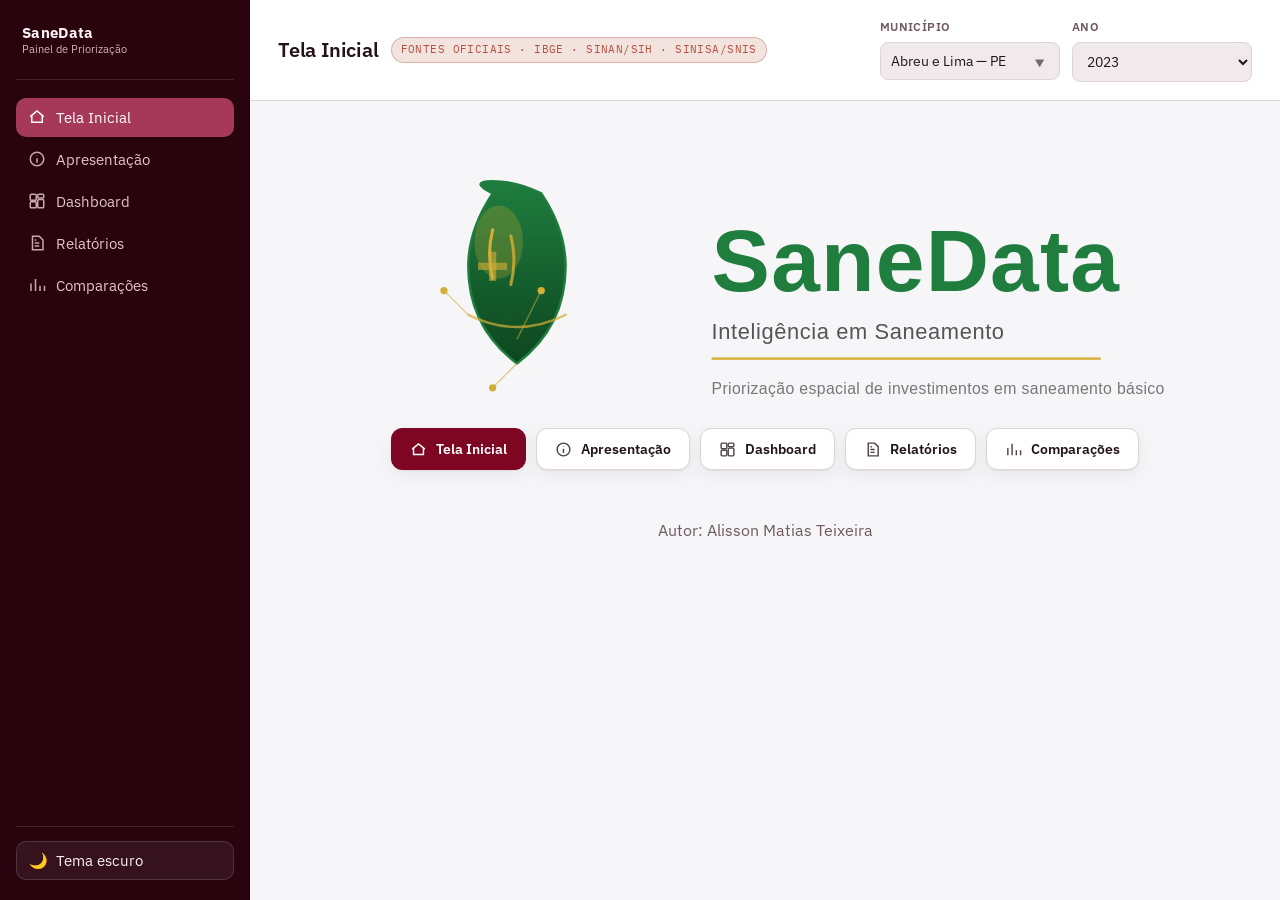
<file: index.html>
<!DOCTYPE html>
<html lang="pt-BR" data-theme="light">
<head>
<meta charset="UTF-8" />
<meta name="viewport" content="width=device-width, initial-scale=1" />
<title>SaneData — Painel de Priorização em Saneamento &amp; Saúde Pública | PPGECAM</title>
<link rel="preconnect" href="https://fonts.googleapis.com">
<link rel="preconnect" href="https://fonts.gstatic.com" crossorigin>
<link href="https://fonts.googleapis.com/css2?family=IBM+Plex+Mono:wght@500;600&family=IBM+Plex+Sans:wght@400;500;600;700&display=swap" rel="stylesheet">
<link rel="stylesheet" href="css/styles.css">
</head>
<body>
<div class="app">

  <div class="overlay" id="overlay"></div>
  <datalist id="dlMunicipiosPE"></datalist>

  <div class="modal-overlay" id="modalPontoOverlay" hidden>
    <div class="modal-ponto" role="dialog" aria-modal="true" aria-labelledby="modalPontoTitulo">
      <h2 id="modalPontoTitulo">Novo ponto de atenção</h2>
      <p class="hint" id="modalPontoLocal" style="display:block; margin-bottom:14px"></p>
      <div class="field" style="margin-bottom:12px">
        <label for="inputPontoEndereco">Endereço / local</label>
        <input type="text" id="inputPontoEndereco" placeholder="Ex.: Rua das Flores, 123 - Centro">
      </div>
      <div class="field" style="margin-bottom:12px">
        <label for="selPontoCategoria">Categoria</label>
        <select id="selPontoCategoria">
          <option value="agua">Água</option>
          <option value="esgoto">Esgoto</option>
          <option value="residuos">Resíduos</option>
          <option value="outro">Outro</option>
        </select>
      </div>
      <div class="field" style="margin-bottom:12px">
        <label for="inputPontoDescricao">Descrição da necessidade de obra</label>
        <textarea id="inputPontoDescricao" rows="3" placeholder="Ex.: vazamento constante na rede de distribuição"></textarea>
      </div>
      <div class="field" style="margin-bottom:16px">
        <label for="inputPontoFonte">Fonte (quem registrou e quando)</label>
        <input type="text" id="inputPontoFonte">
      </div>
      <div class="actions-row">
        <button class="btn-export" id="btnPontoCancelar" type="button">Cancelar</button>
        <button class="btn-export btn-export-primary" id="btnPontoSalvar" type="button">Salvar ponto</button>
      </div>
    </div>
  </div>

  <aside class="sidebar" id="sidebar">
    <div class="brand">
      <div class="brand-text">
        <strong>SaneData</strong>
        <span>Painel de Priorização</span>
      </div>
    </div>

    <nav class="nav" id="nav">
      <button class="nav-item active" data-view="inicio">
        <svg viewBox="0 0 24 24" fill="none" stroke="currentColor" stroke-width="2"><path d="M3 11.5 12 4l9 7.5"/><path d="M5 10v9h14v-9"/></svg>
        Tela Inicial
      </button>
      <button class="nav-item" data-view="apresentacao">
        <svg viewBox="0 0 24 24" fill="none" stroke="currentColor" stroke-width="2"><circle cx="12" cy="12" r="9"/><path d="M12 11v6"/><circle cx="12" cy="7.4" r="0.6" fill="currentColor" stroke="none"/></svg>
        Apresentação
      </button>
      <button class="nav-item" data-view="dashboard">
        <svg viewBox="0 0 24 24" fill="none" stroke="currentColor" stroke-width="2"><rect x="3" y="3" width="8" height="8" rx="1.5"/><rect x="13" y="3" width="8" height="5" rx="1.5"/><rect x="13" y="10" width="8" height="11" rx="1.5"/><rect x="3" y="13" width="8" height="8" rx="1.5"/></svg>
        Dashboard
      </button>
      <button class="nav-item" data-view="relatorios">
        <svg viewBox="0 0 24 24" fill="none" stroke="currentColor" stroke-width="2"><path d="M6 3h9l5 5v13H6z"/><path d="M9 12h6M9 16h6M9 8h2"/></svg>
        Relatórios
      </button>
      <button class="nav-item" data-view="comparacoes">
        <svg viewBox="0 0 24 24" fill="none" stroke="currentColor" stroke-width="2"><path d="M4 20V10M10 20V4M16 20v-7M22 20V13"/></svg>
        Comparações
      </button>
    </nav>

    <div class="sidebar-footer">
      <button class="theme-toggle" id="btnTheme" aria-pressed="false">
        <span id="themeIcon">🌙</span><span id="themeLabel">Tema escuro</span>
      </button>
    </div>
  </aside>

  <div class="main">
    <header class="topbar">
      <div class="topbar-title">
        <button class="hamburger" id="btnMenu" aria-label="Abrir menu" aria-expanded="false">
          <svg width="18" height="18" viewBox="0 0 24 24" fill="none" stroke="currentColor" stroke-width="2"><path d="M3 6h18M3 12h18M3 18h18"/></svg>
        </button>
        <h1 id="pageTitle">Tela Inicial</h1>
        <span class="badge-proto">Fontes oficiais · IBGE · SINAN/SIH · SINISA/SNIS</span>
      </div>
      <div class="topbar-filtros">
        <div class="field field-compacto">
          <label for="selMunicipio">Município</label>
          <input type="text" id="selMunicipio" list="dlMunicipiosPE" autocomplete="off" placeholder="Digite para buscar...">
        </div>
        <div class="field field-compacto">
          <label for="selAno">Ano</label>
          <select id="selAno"></select>
        </div>
      </div>
    </header>

    <!-- ===================== TELA INICIAL ===================== -->
    <section id="view-inicio" class="view active">
      <div class="hero-inicio">
        <div class="hero-logo-wrap">
          <img src="assets/images/sanedata-logo.svg" alt="SaneData — inteligência em saneamento" class="hero-logo">
        </div>
        <nav class="hero-nav" id="heroNav">
          <button class="hero-nav-btn active" data-view="inicio">
            <svg viewBox="0 0 24 24" fill="none" stroke="currentColor" stroke-width="2"><path d="M3 11.5 12 4l9 7.5"/><path d="M5 10v9h14v-9"/></svg>
            Tela Inicial
          </button>
          <button class="hero-nav-btn" data-view="apresentacao">
            <svg viewBox="0 0 24 24" fill="none" stroke="currentColor" stroke-width="2"><circle cx="12" cy="12" r="9"/><path d="M12 11v6"/><circle cx="12" cy="7.4" r="0.6" fill="currentColor" stroke="none"/></svg>
            Apresentação
          </button>
          <button class="hero-nav-btn" data-view="dashboard">
            <svg viewBox="0 0 24 24" fill="none" stroke="currentColor" stroke-width="2"><rect x="3" y="3" width="8" height="8" rx="1.5"/><rect x="13" y="3" width="8" height="5" rx="1.5"/><rect x="13" y="10" width="8" height="11" rx="1.5"/><rect x="3" y="13" width="8" height="8" rx="1.5"/></svg>
            Dashboard
          </button>
          <button class="hero-nav-btn" data-view="relatorios">
            <svg viewBox="0 0 24 24" fill="none" stroke="currentColor" stroke-width="2"><path d="M6 3h9l5 5v13H6z"/><path d="M9 12h6M9 16h6M9 8h2"/></svg>
            Relatórios
          </button>
          <button class="hero-nav-btn" data-view="comparacoes">
            <svg viewBox="0 0 24 24" fill="none" stroke="currentColor" stroke-width="2"><path d="M4 20V10M10 20V4M16 20v-7M22 20V13"/></svg>
            Comparações
          </button>
        </nav>
        <p class="hero-autor">Autor: Alisson Matias Teixeira</p>
      </div>
      <div class="hero-erro" id="heroErro"></div>
    </section>

    <!-- ===================== APRESENTAÇÃO ===================== -->
    <section id="view-apresentacao" class="view">
      <p class="scope-note">O SaneData é um painel público e gratuito que junta, num só lugar, o
        déficit de saneamento básico e a carga de doenças de veiculação hídrica/ambiental dos 185
        municípios de Pernambuco — pensado para gestores, técnicos e pesquisadores que precisam
        decidir onde investir primeiro.</p>

      <div class="secao-divisor"><h2>O que é o SaneData</h2></div>
      <div class="panel panel-wide">
        <p>Hoje, dados de saneamento (água, esgoto, resíduos) e de saúde pública (dengue,
          chikungunya, diarreia aguda) vivem em bases federais separadas — IBGE, DATASUS, SINISA —,
          cada uma com seu formato e seu ciclo de atualização. O SaneData junta essas fontes,
          município a município, ano a ano, num único índice de priorização comparável entre os
          185 municípios de PE.</p>
        <p><strong>Regra de transparência do painel:</strong> nenhum número aqui é estimado ou
          inventado. Quando uma fonte oficial ainda não apurou um indicador para um município/ano,
          o painel mostra "sem dado" — nunca um zero, uma média ou uma interpolação silenciosa.</p>
      </div>

      <div class="cards-row">
        <div class="card accent-bordo">
          <span class="card-label">Fontes</span>
          <span class="card-value" style="font-size:19px">100% oficiais</span>
          <span class="card-sub">IBGE, DATASUS (SINAN/SIH) e Ministério das Cidades (SNIS/SINISA)</span>
        </div>
        <div class="card accent-terracota">
          <span class="card-label">Cobertura</span>
          <span class="card-value">185</span>
          <span class="card-sub">municípios de Pernambuco, 2015-2024</span>
        </div>
        <div class="card accent-ambar">
          <span class="card-label">Dado ausente</span>
          <span class="card-value" style="font-size:19px">Nunca inventado</span>
          <span class="card-sub">"sem dado" é sempre explícito, nunca um valor estimado</span>
        </div>
        <div class="card accent-verde">
          <span class="card-label">Acesso</span>
          <span class="card-value" style="font-size:19px">Livre e gratuito</span>
          <span class="card-sub">funciona no navegador, sem instalar nada, inclusive no celular</span>
        </div>
      </div>

      <div class="secao-divisor"><h2>Como o índice de priorização é calculado <span class="hint">resumo — não é a metodologia completa</span></h2></div>
      <div class="panel panel-wide">
        <p>O índice combina <strong>cinco indicadores</strong> — déficit de água, déficit de
          esgoto, taxa de dengue, taxa de chikungunya e taxa de diarreia aguda — numa única nota de
          0 a 100: quanto maior, mais o município precisa de investimento.</p>
        <p>O déficit de resíduos sólidos ainda não entra nessa conta: ele só tem dado a partir de
          2023, e incluí-lo quebraria a comparação do índice entre os anos da série. Ele continua
          visível no mapa (camada "Investimento") e na tela de Comparações, só não soma pontos no
          índice.</p>
        <p>Por padrão, os cinco indicadores têm peso igual (20% cada). O Dashboard também oferece
          dois esquemas alternativos, calculados automaticamente a partir dos próprios dados — peso
          pela variação entre municípios (entropia) e peso por análise estatística (PCA) —, para
          quem quiser testar se o ranking se mantém estável sob outros critérios de ponderação.</p>
      </div>

      <div class="secao-divisor"><h2>Como usar o painel</h2></div>
      <div class="panel panel-wide">
        <p>No topo da página, os filtros de <strong>Município</strong> e <strong>Ano</strong> valem
          para o painel inteiro — troque o ano para ver outra safra de dados, ou digite o nome de
          um município para acompanhá-lo em todas as telas.</p>
        <p><strong>Dashboard</strong> é a tela principal: ranking de priorização clicável, mapa
          geográfico por camada (índice, cada déficit, cada indicador de saúde, ou cobertura de
          investimento), decomposição do índice do município selecionado, distribuição do índice,
          índice médio por mesorregião, matriz de correlação, e a seção "Município em foco" com a
          evolução do índice ao longo dos anos.</p>
        <p><strong>Relatórios</strong> traz a tabela completa dos 185 municípios do ano, com
          exportação em CSV, Excel, imagem e impressão/PDF.</p>
        <p><strong>Comparações</strong> coloca dois municípios lado a lado, indicador por
          indicador, com a média do painel como referência.</p>
      </div>

      <div class="secao-divisor"><h2>Fontes e limitações</h2></div>
      <p class="scope-note">População e mesorregiões vêm do IBGE; dengue e chikungunya, do SINAN;
        diarreia aguda (proxy: internações por doença infecciosa intestinal), do SIH-SUS; e déficit
        de água e esgoto, do antigo SNIS (até 2022) e do SINISA (a partir de 2023, ano-base mais
        recente publicado pelo Ministério das Cidades até o momento). Nem todo município tem todos
        os indicadores apurados em todo ano — o esgoto, em especial, ainda tem cobertura parcial em
        qualquer fonte disponível — e o painel deixa isso visível em vez de disfarçar a lacuna.</p>
    </section>

    <!-- ===================== DASHBOARD ===================== -->
    <section id="view-dashboard" class="view">
      <p class="scope-note">O <strong>índice de priorização</strong> junta os 5 indicadores (déficit de água, de esgoto, dengue, chikungunya e diarreia) em um <strong>único número de 0 a 100</strong>: quanto <strong>maior</strong>, <strong>mais o município precisa de investimento</strong> — não é uma nota de desempenho. Por padrão, os 5 indicadores contam o mesmo peso (20% cada) na soma. O ranking abaixo está ordenado do município que mais precisa de investimento para o que menos precisa.</p>
      <p class="scope-note" id="avisoMunicipioForaIndice"></p>

      <button class="link-avancado" id="btnPesosAvancado" aria-expanded="false" type="button">⚙️ Mudar como esse peso é calculado <span class="link-avancado-detalhe">(avançado, opcional)</span> <span class="link-avancado-seta">▾</span></button>
      <div class="pesos-avancado" id="pesosAvancado" hidden>
        <div class="pills" id="pillsPeso">
          <button class="pill active" data-peso="igual">Peso igual (padrão)</button>
          <button class="pill" data-peso="entropia">Peso pela variação dos dados</button>
          <button class="pill" data-peso="pca">Peso pela análise estatística (PCA)</button>
        </div>
        <p class="pesos-explicacao" id="pesosExplicacao"></p>
      </div>

      <div class="cards-row" id="cardsDashboard"></div>

      <div class="grid-2">
        <div class="panel">
          <h2>Ranking de priorização <span class="hint" id="rankingHint">— do município que mais precisa de investimento para o que menos precisa</span></h2>
          <p class="hint" style="display:block; margin-bottom:8px">Clique em um município da lista para ver os dados dele em "Município em foco", mais abaixo. Clique numa barra da distribuição ou da mesorregião, ao lado, pra filtrar esta lista.</p>
          <div id="filtroRankingBar"></div>
          <div id="rankingList" class="ranking-list"></div>
        </div>
        <div class="panel panel-mapa">
          <h2>Mapa geográfico de Pernambuco <span class="hint" id="mapaCamadaHint"></span></h2>
          <div class="field" style="margin-bottom:10px">
            <label for="selCamadaMapa">Camada exibida</label>
            <select id="selCamadaMapa">
              <option value="indice">Índice de priorização (composto)</option>
              <optgroup label="Déficit de saneamento — quanto menor, melhor">
                <option value="deficitAgua">Déficit — Abastecimento de água</option>
                <option value="deficitEsgoto">Déficit — Esgotamento sanitário</option>
                <option value="deficitResiduos">Déficit — Resíduos sólidos</option>
              </optgroup>
              <optgroup label="Investimento (cobertura) — quanto maior, mais investido">
                <option value="investAgua">Investimento — Abastecimento de água</option>
                <option value="investEsgoto">Investimento — Esgotamento sanitário</option>
                <option value="investResiduos">Investimento — Resíduos sólidos</option>
              </optgroup>
              <optgroup label="Saúde">
                <option value="taxaDengue">Dengue</option>
                <option value="taxaChikungunya">Chikungunya</option>
                <option value="taxaDiarreia">Diarreia aguda</option>
              </optgroup>
            </select>
          </div>
          <div class="mapa-svg-wrap">
            <svg id="mapaGeografico" role="img" aria-label="Mapa geográfico dos municípios de Pernambuco, coloridos pela camada selecionada"></svg>
            <div class="mapa-tooltip" id="mapaTooltip"></div>
          </div>
          <div class="mapa-legenda" id="mapaLegenda"></div>
          <p class="hint" style="display:block; margin-top:8px">Clique em um município no mapa para ver os dados dele em "Município em foco", mais abaixo.</p>

          <div class="pontos-atencao-bar">
            <button class="btn-export" id="btnModoCuradoria">📍 Modo curadoria: adicionar ponto de atenção</button>
            <button class="btn-export" id="btnBaixarPontos" style="display:none">Baixar pontos_atencao.json atualizado</button>
          </div>
          <p class="scope-note" id="pontosAtencaoInfo">Pontos de atenção: locais específicos (não o município inteiro) que precisam de obra de infraestrutura. Curadoria manual da equipe de pesquisa — não é um cadastro público em tempo real (ver <code>data/processed/README.md</code>). Com o modo curadoria ativo, clique no mapa pra registrar um ponto nesta sessão; depois baixe o JSON atualizado e substitua <code>data/processed/pontos_atencao.json</code> no repositório pra publicar de vez.</p>
        </div>
      </div>

      <div class="panel panel-wide">
        <h2>Decomposição do índice — <span id="topMunicipioNome"></span> <span class="hint">— município selecionado no topo da página</span></h2>
        <svg id="chartDecomposicao" viewBox="0 0 480 200" role="img" aria-label="Decomposição do índice de priorização por indicador"></svg>
      </div>

      <div class="grid-2">
        <div class="panel">
          <h2>Distribuição do índice <span class="hint" id="histogramaHint">— quantos municípios caem em cada faixa</span></h2>
          <div class="stat-comparativo" id="statPonderado"></div>
          <svg id="chartHistograma" viewBox="0 0 420 200" role="img" aria-label="Histograma de distribuição do índice de priorização entre os municípios de PE"></svg>
          <details class="tabela-alternativa">
            <summary>Ver dados em tabela</summary>
            <div class="table-scroll"><table class="tabela-relatorio" id="tabelaHistograma"></table></div>
          </details>
        </div>
        <div class="panel">
          <h2>Índice médio por mesorregião <span class="hint">— agrupamento oficial do IBGE</span></h2>
          <svg id="chartMesorregiao" viewBox="0 0 420 200" role="img" aria-label="Gráfico de barras do índice médio de priorização por mesorregião de Pernambuco"></svg>
          <details class="tabela-alternativa">
            <summary>Ver dados em tabela</summary>
            <div class="table-scroll"><table class="tabela-relatorio" id="tabelaMesorregiao"></table></div>
          </details>
        </div>
      </div>

      <div class="panel panel-wide">
        <h2>Investimento em saneamento por município <span class="hint">— top 15, R$ por 100 mil habitantes, água+esgoto, 2015-2022</span></h2>
        <svg id="chartInvestimentoDashboard" viewBox="0 0 900 460" role="img" aria-label="Gráfico de colunas verticais do investimento em saneamento dos municípios com maior investimento, separado por entidade executora, com o valor em cima de cada coluna"</svg>
        <div class="mapa-legenda">
          <span class="legenda-item"><span class="legenda-swatch" style="background:var(--bordo)"></span>Prestador</span>
          <span class="legenda-item"><span class="legenda-swatch" style="background:var(--verde)"></span>Município</span>
          <span class="legenda-item"><span class="legenda-swatch" style="background:var(--ambar)"></span>Estado</span>
        </div>
        <details class="tabela-alternativa">
          <summary>Ver dados em tabela</summary>
          <div class="table-scroll"><table class="tabela-relatorio" id="tabelaInvestimentoDashboard"></table></div>
        </details>
        <p class="scope-note">Investimento total realizado pelo prestador de serviço, pelo município e pelo estado em abastecimento de água e esgotamento sanitário (SNIS via Base dos Dados, ver <code>data/scripts/04d_snis_investimento.py</code>). Mostra o município se pelo menos uma das 3 séries tiver dado; série sem valor não aparece na barra nem soma como zero. Município/estado costumam ficar sem valor pra maioria dos municípios de PE — reflete que a COMPESA (prestador estadual) concentra quase todo o investimento, não falha de coleta. Não cobre resíduos sólidos nem 2023-2024 (SNIS foi descontinuado em 2024, sem fonte automatizada equivalente para investimento no SINISA) — valores em R$ nominais, sem correção monetária entre anos.</p>
      </div>

      <div class="panel panel-wide">
        <h2>Matriz de correlação <span class="hint">— Spearman ρ entre cada déficit de saneamento e cada indicador de saúde, todos os municípios do ano</span></h2>
        <div id="matrizCorrelacao"></div>
      </div>

      <div class="secao-divisor">
        <h2>Município em foco <span class="hint">— use o seletor de Município/Ano no topo da página; os dois campos abaixo só afetam esta seção</span></h2>
      </div>

      <div class="filter-bar">
        <div class="field">
          <label for="selIndicador">Indicador de saúde</label>
          <select id="selIndicador">
            <option value="taxaDengue">Dengue</option>
            <option value="taxaChikungunya">Chikungunya</option>
            <option value="taxaDiarreia">Diarreia aguda</option>
          </select>
        </div>
        <div class="field">
          <label for="selComponente">Componente de saneamento</label>
          <select id="selComponente">
            <option value="deficitAgua">Déficit — Abastecimento de água</option>
            <option value="deficitEsgoto">Déficit — Esgotamento sanitário</option>
            <option value="deficitResiduos">Déficit — Resíduos sólidos (sem dado ainda)</option>
          </select>
        </div>
      </div>

      <div class="cards-row" id="cardsInicio"></div>

      <div class="panel panel-wide">
        <h2>Evolução do índice ao longo dos anos <span class="hint" id="temporalHint"></span></h2>
        <svg id="chartIndiceTemporal" viewBox="0 0 900 220" role="img" aria-label="Gráfico de linha mostrando a evolução do índice de priorização do município selecionado e da média do painel ao longo dos anos"></svg>
        <p class="scope-note">Este gráfico sempre usa pesos iguais (20% cada indicador), independente do esquema escolhido acima — é uma simplificação pra manter a série temporal consistente. O índice não é uma régua absoluta comparável entre anos: cada ano é normalizado (mínimo/máximo) só entre os municípios com os 5 indicadores completos <em>naquele</em> ano, então o valor de um ano reflete a posição relativa dentro do grupo de comparação daquele ano, não uma nota fixa — e esse grupo de comparação muda de tamanho de ano pra ano. Vãos na linha são anos sem municípios suficientes com dado completo (não interpolados nem tratados como zero).</p>
      </div>

      <div class="panel panel-wide">
        <h2>Comparação com a média do painel</h2>
        <svg id="chartComparacao" viewBox="0 0 420 230" role="img" aria-label="Gráfico comparando o município selecionado à média do painel"></svg>
      </div>

      <div class="panel panel-wide">
        <h2>Correlação e interpretação automática</h2>
        <div class="corr-row">
          <div class="corr-stat">
            <span class="corr-value" id="corrValue">—</span>
            <span class="corr-label">Spearman ρ<br>déficit × indicador, no painel</span>
          </div>
          <p id="interpretacaoTexto"></p>
        </div>
        <div class="corr-chart-wrap">
          <h2>Dispersão — déficit × indicador de saúde <span class="hint" id="corrChartHint">— todos os municípios de PE, no ano selecionado</span></h2>
          <svg id="chartCorrelacaoDispersao" viewBox="0 0 420 230" role="img" aria-label="Gráfico de dispersão do déficit de saneamento contra o indicador de saúde selecionado, um ponto por município, com linha de tendência e o município selecionado destacado"></svg>
        </div>
      </div>
    </section>

    <!-- ===================== RELATÓRIOS ===================== -->
    <section id="view-relatorios" class="view">
      <div class="filter-bar">
        <div class="field">
          <span class="field-label">Ano do relatório</span>
          <span class="badge-proto" id="relAnoBadge"></span>
        </div>
        <div class="field">
          <span class="field-label">Exportar</span>
          <div class="actions-row">
            <button class="btn-export" id="btnExportCSV">Baixar CSV</button>
            <button class="btn-export" id="btnExportExcel">Baixar Excel</button>
            <button class="btn-export" id="btnExportPNG">Baixar ranking (imagem)</button>
            <button class="btn-export btn-export-primary" id="btnImprimir">Imprimir / salvar PDF</button>
          </div>
        </div>
      </div>

      <p class="scope-note">Relatório gerado a partir de <code>data/processed/painel_pe.json</code> para o ano <strong id="relAno"></strong> — sem nenhum valor estimado: indicadores ainda não apurados aparecem como "—" e ficam de fora do índice de priorização. O índice composto usa os 5 indicadores com fonte de dado disponível hoje (água, esgoto, dengue, chikungunya, diarreia) — resíduos sólidos ainda não tem nenhuma fonte automatizada ou manual coletada (ver <code>data/scripts/README.md</code>) e por isso fica de fora do índice, embora apareça na tabela quando houver dado. Para trocar o ano, use o seletor no topo da página; para o esquema de pesos, use os seletores do Dashboard.</p>

      <div class="cards-row" id="cardsRelatorio"></div>

      <div class="panel panel-wide">
        <h2>Ranking de priorização <span class="hint" id="relRankingHint"></span></h2>
        <svg id="chartRankingRelatorio" viewBox="0 0 480 60" role="img" aria-label="Gráfico de barras do ranking de priorização, do maior para o menor"></svg>
      </div>

      <div class="panel panel-wide">
        <h2>Investimento em saneamento por município <span class="hint">— top 15, R$ por 100 mil habitantes, água+esgoto, 2015-2022</span></h2>
        <svg id="chartInvestimentoRelatorio" viewBox="0 0 900 460" role="img" aria-label="Gráfico de colunas verticais do investimento em saneamento dos municípios com maior investimento, separado por entidade executora, com o valor em cima de cada coluna"</svg>
        <div class="mapa-legenda">
          <span class="legenda-item"><span class="legenda-swatch" style="background:var(--bordo)"></span>Prestador</span>
          <span class="legenda-item"><span class="legenda-swatch" style="background:var(--verde)"></span>Município</span>
          <span class="legenda-item"><span class="legenda-swatch" style="background:var(--ambar)"></span>Estado</span>
        </div>
        <details class="tabela-alternativa">
          <summary>Ver dados em tabela</summary>
          <div class="table-scroll"><table class="tabela-relatorio" id="tabelaInvestimentoRelatorio"></table></div>
        </details>
        <p class="scope-note">Investimento total realizado pelo prestador de serviço, pelo município e pelo estado em abastecimento de água e esgotamento sanitário (SNIS via Base dos Dados, ver <code>data/scripts/04d_snis_investimento.py</code>). Mostra o município se pelo menos uma das 3 séries tiver dado; série sem valor não aparece na barra nem soma como zero. Município/estado costumam ficar sem valor pra maioria dos municípios de PE — reflete que a COMPESA (prestador estadual) concentra quase todo o investimento, não falha de coleta. Não cobre resíduos sólidos nem 2023-2024 — valores em R$ nominais, sem correção monetária entre anos.</p>
      </div>

      <div class="panel panel-wide">
        <h2>Tabela completa <span class="hint">— todos os municípios de PE no ano selecionado</span></h2>
        <div class="table-scroll">
          <table class="tabela-relatorio" id="tabelaRelatorio"></table>
        </div>
      </div>
    </section>

    <!-- ===================== COMPARAÇÕES ===================== -->
    <section id="view-comparacoes" class="view">
      <div class="filter-bar">
        <div class="field">
          <label for="selCompA">Município A</label>
          <input type="text" id="selCompA" list="dlMunicipiosPE" autocomplete="off" placeholder="Digite para buscar...">
        </div>
        <div class="field">
          <label for="selCompB">Município B</label>
          <input type="text" id="selCompB" list="dlMunicipiosPE" autocomplete="off" placeholder="Digite para buscar...">
        </div>
      </div>

      <p class="scope-note">Comparação entre municípios de Pernambuco no ano <strong id="compAno"></strong> (o mesmo selecionado no topo da página). Comparação com municípios de outros estados/regiões exigiria bases de dados fora do recorte geográfico desta pesquisa (ver <code>data/scripts/README.md</code>) e por isso não está disponível aqui.</p>

      <div class="cards-row" id="cardsComparacao"></div>

      <div class="grid-2">
        <div class="panel">
          <h2>Saneamento <span class="hint">déficit (%) — quanto menor, melhor</span></h2>
          <svg id="chartCompSaneamento" viewBox="0 0 420 210" role="img" aria-label="Comparação dos indicadores de saneamento entre os dois municípios e a média do painel"></svg>
        </div>
        <div class="panel">
          <h2>Saúde <span class="hint">casos/internações por 100 mil hab. — quanto menor, melhor</span></h2>
          <svg id="chartCompSaude" viewBox="0 0 420 210" role="img" aria-label="Comparação dos indicadores de saúde entre os dois municípios e a média do painel"></svg>
        </div>
      </div>

      <div class="panel panel-wide">
        <h2>Tabela comparativa</h2>
        <div class="table-scroll">
          <table class="tabela-relatorio" id="tabelaComparacao"></table>
        </div>
      </div>
    </section>

  </div>
</div>

<script src="js/data.js"></script>
<script src="js/stats.js"></script>
<script src="js/render.js"></script>
<script src="js/geo.js"></script>
<script src="js/export.js"></script>
<script src="js/app.js"></script>
</body>
</html>
</file>
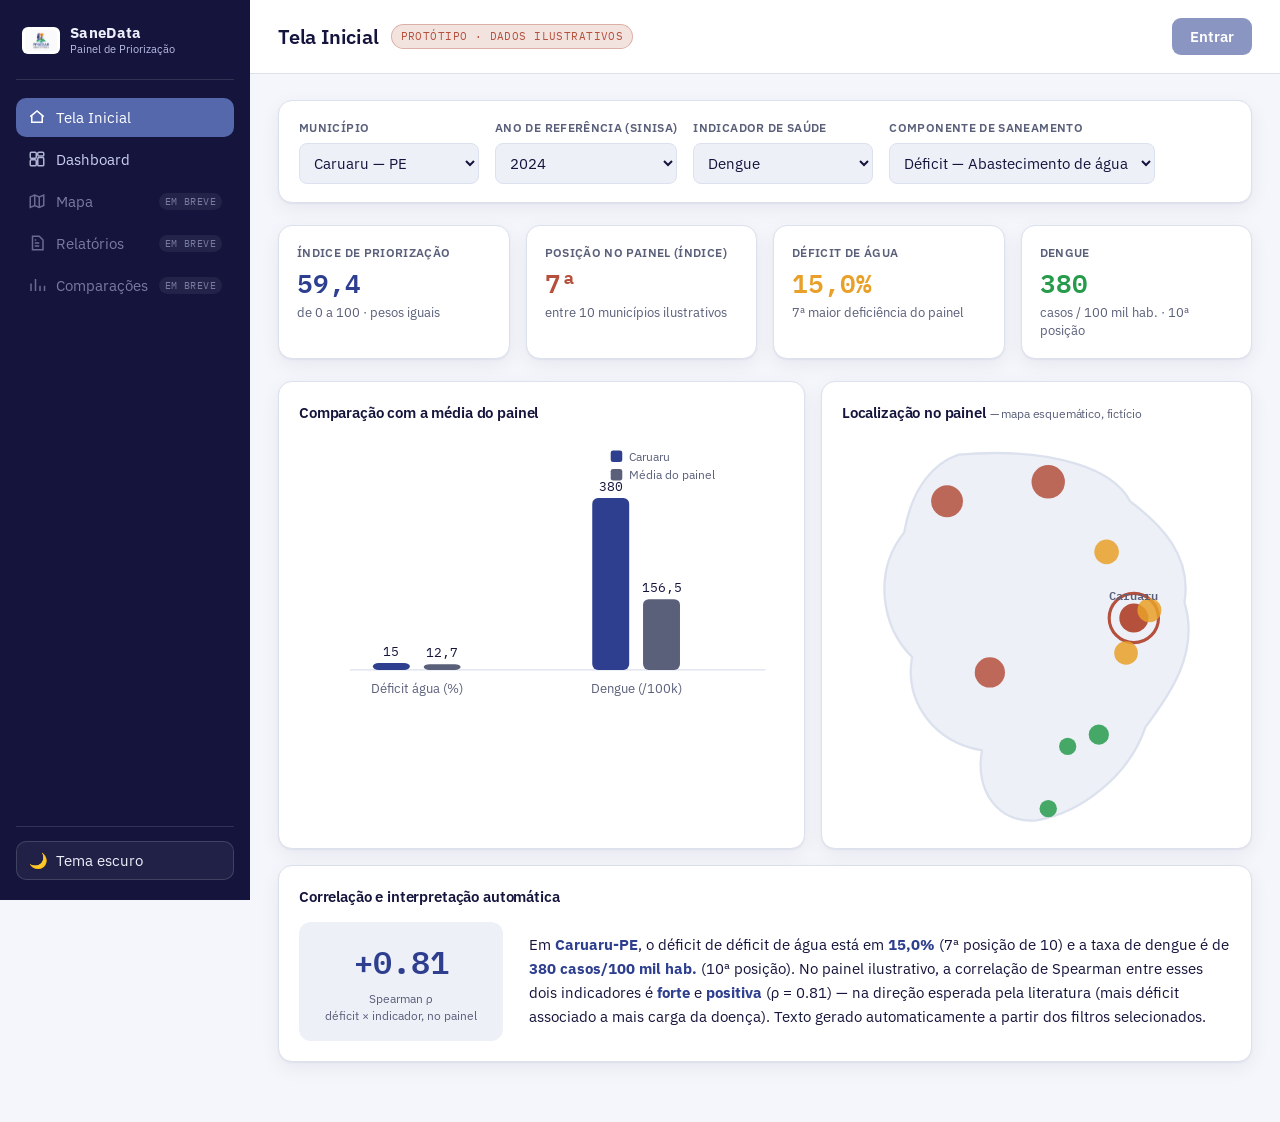
<file: prototipo_saneamento_saude.html>
<!DOCTYPE html>
<html lang="pt-BR" data-theme="light">
<head>
<meta charset="UTF-8" />
<meta name="viewport" content="width=device-width, initial-scale=1" />
<title>SaneData — Painel de Priorização em Saneamento &amp; Saúde Pública | PPGECAM</title>
<link rel="preconnect" href="https://fonts.googleapis.com">
<link rel="preconnect" href="https://fonts.gstatic.com" crossorigin>
<link href="https://fonts.googleapis.com/css2?family=IBM+Plex+Mono:wght@500;600&family=IBM+Plex+Sans:wght@400;500;600;700&display=swap" rel="stylesheet">
<style>
  /* ============ TOKENS ============ */
  :root{
    --azul:        #2E3F8F;
    --azul-claro:  #5568AC;
    --azul-hover:  #253476;
    --verde:       #279B4C;
    --ambar:       #E8A028;
    --terracota:   #B4503C;
    --noite:       #14143C;

    --bg:          #F5F6FB;
    --surface:     #FFFFFF;
    --surface-alt: #EEF0F8;
    --border:      #DCE1EE;
    --text:        #14143C;
    --text-muted:  #5A5F7A;
    --shadow: 0 1px 2px rgba(20,20,60,.06), 0 6px 20px rgba(20,20,60,.06);

    --font-display: 'IBM Plex Sans', system-ui, sans-serif;
    --font-body: 'IBM Plex Sans', system-ui, sans-serif;
    --font-mono: 'IBM Plex Mono', ui-monospace, monospace;

    --radius: 14px;
    --sidebar-w: 250px;
  }
  html[data-theme="dark"]{
    --bg:          #14143C;
    --surface:     #1C1E4C;
    --surface-alt: #23255C;
    --border:      #35386F;
    --text:        #ECEEFB;
    --text-muted:  #A7ACD6;
    --azul:        #8493E0;
    --azul-claro:  #9FADEA;
    --azul-hover:  #A9B6ED;
    --verde:       #4FCB80;
    --ambar:       #F0BC58;
    --terracota:   #E0896F;
    --shadow: 0 1px 2px rgba(0,0,0,.3), 0 8px 24px rgba(0,0,0,.35);
  }

  *,*::before,*::after{ box-sizing:border-box; }
  html,body{ height:100%; }
  body{
    margin:0; background:var(--bg); color:var(--text);
    font-family:var(--font-body); font-size:15px; line-height:1.5;
    -webkit-font-smoothing:antialiased;
  }
  h1,h2,h3{ font-family:var(--font-display); margin:0; letter-spacing:-0.01em; }
  p{ margin:0; }
  button, select{ font-family:inherit; font-size:inherit; color:inherit; }
  a{ color:var(--azul); }

  @media (prefers-reduced-motion: no-preference){
    .nav-item, .pill, .theme-toggle, .sidebar, .overlay, .view, button{
      transition: background-color .15s ease, color .15s ease, border-color .15s ease, opacity .2s ease, transform .2s ease;
    }
  }
  :focus-visible{ outline:2px solid var(--azul-claro); outline-offset:2px; border-radius:4px; }

  /* ============ LAYOUT ============ */
  .app{ display:flex; min-height:100vh; }

  .sidebar{
    width:var(--sidebar-w); flex:0 0 auto; background:var(--noite); color:#EDEFFA;
    display:flex; flex-direction:column; padding:20px 16px; position:sticky; top:0; height:100vh;
  }
  html[data-theme="dark"] .sidebar{ background:#0D0D26; }

  .brand{ display:flex; align-items:center; gap:10px; padding:4px 6px 22px; border-bottom:1px solid rgba(255,255,255,.12); margin-bottom:18px; }
  .brand img{ width:38px; height:auto; border-radius:6px; background:#fff; padding:3px; }
  .brand-text{ display:flex; flex-direction:column; line-height:1.25; }
  .brand-text strong{ font-size:15px; letter-spacing:.02em; }
  .brand-text span{ font-size:11px; color:#B9BEE6; }

  .nav{ display:flex; flex-direction:column; gap:3px; flex:1; }
  .nav-item{
    display:flex; align-items:center; gap:10px; width:100%; text-align:left;
    background:transparent; border:none; padding:10px 12px; border-radius:10px;
    color:#CBD0F0; cursor:pointer;
  }
  .nav-item svg{ width:18px; height:18px; flex:0 0 auto; opacity:.85; }
  .nav-item:hover{ background:rgba(255,255,255,.08); color:#fff; }
  .nav-item.active{ background:var(--azul-claro); color:#fff; }
  .nav-item.active svg{ opacity:1; }
  .nav-item.disabled{ cursor:default; opacity:.55; }
  .nav-item.disabled:hover{ background:transparent; color:#CBD0F0; }
  .nav-item .soon{
    margin-left:auto; font-size:10px; font-family:var(--font-mono); text-transform:uppercase; letter-spacing:.04em;
    background:rgba(255,255,255,.12); padding:2px 6px; border-radius:20px;
  }

  .sidebar-footer{ border-top:1px solid rgba(255,255,255,.12); padding-top:14px; margin-top:10px; }
  .theme-toggle{
    display:flex; align-items:center; gap:8px; width:100%; background:rgba(255,255,255,.06);
    border:1px solid rgba(255,255,255,.14); color:#EDEFFA; padding:9px 12px; border-radius:10px; cursor:pointer;
  }
  .theme-toggle:hover{ background:rgba(255,255,255,.12); }

  .main{ flex:1; min-width:0; display:flex; flex-direction:column; }

  .topbar{
    display:flex; align-items:center; justify-content:space-between; gap:16px;
    padding:18px 28px; border-bottom:1px solid var(--border); background:var(--surface);
    position:sticky; top:0; z-index:5;
  }
  .topbar-title{ display:flex; align-items:center; gap:12px; min-width:0; }
  .topbar-title h1{ font-size:20px; font-weight:600; }
  .badge-proto{
    font-family:var(--font-mono); font-size:10.5px; text-transform:uppercase; letter-spacing:.04em;
    background:color-mix(in srgb, var(--terracota) 16%, transparent); color:var(--terracota);
    border:1px solid color-mix(in srgb, var(--terracota) 35%, transparent);
    padding:4px 9px; border-radius:20px; white-space:nowrap;
  }
  .btn-entrar{
    background:var(--azul); color:#fff; border:none; padding:9px 18px; border-radius:9px; cursor:not-allowed;
    font-weight:600; opacity:.55;
  }
  .hamburger{
    display:none; background:var(--surface); border:1px solid var(--border); border-radius:9px;
    width:40px; height:40px; align-items:center; justify-content:center; cursor:pointer; color:var(--text);
  }
  .overlay{ display:none; position:fixed; inset:0; background:rgba(20,20,60,.45); z-index:15; }
  .overlay.show{ display:block; }

  .view{ display:none; padding:26px 28px 60px; max-width:1280px; }
  .view.active{ display:block; }

  /* ============ FILTER BAR ============ */
  .filter-bar{
    display:flex; flex-wrap:wrap; gap:16px; align-items:flex-end; background:var(--surface);
    border:1px solid var(--border); border-radius:var(--radius); padding:18px 20px; box-shadow:var(--shadow);
    margin-bottom:22px;
  }
  .field{ display:flex; flex-direction:column; gap:6px; min-width:170px; }
  .field label, .field-label{ font-size:12px; color:var(--text-muted); font-weight:600; text-transform:uppercase; letter-spacing:.03em; }
  .field select{
    background:var(--surface-alt); border:1px solid var(--border); border-radius:8px; padding:9px 10px;
    color:var(--text); min-width:180px;
  }
  .pills{ display:flex; gap:8px; flex-wrap:wrap; }
  .pill{
    background:var(--surface-alt); border:1px solid var(--border); border-radius:20px; padding:8px 15px; cursor:pointer;
    font-weight:500; color:var(--text-muted);
  }
  .pill.active{ background:var(--azul); border-color:var(--azul); color:#fff; }

  /* ============ CARDS ============ */
  .cards-row{ display:grid; grid-template-columns:repeat(4,1fr); gap:16px; margin-bottom:22px; }
  .card{
    background:var(--surface); border:1px solid var(--border); border-radius:var(--radius); padding:18px;
    box-shadow:var(--shadow); display:flex; flex-direction:column; gap:6px; min-width:0;
  }
  .card .card-label{ font-size:12px; color:var(--text-muted); font-weight:600; text-transform:uppercase; letter-spacing:.03em; }
  .card .card-value{ font-family:var(--font-mono); font-size:26px; font-weight:600; line-height:1.1; }
  .card .card-sub{ font-size:12.5px; color:var(--text-muted); }
  .card.accent-verde .card-value{ color:var(--verde); }
  .card.accent-ambar .card-value{ color:var(--ambar); }
  .card.accent-terracota .card-value{ color:var(--terracota); }
  .card.accent-azul .card-value{ color:var(--azul); }

  /* ============ PANELS ============ */
  .grid-2{ display:grid; grid-template-columns:1.1fr .9fr; gap:16px; margin-bottom:16px; align-items:stretch; }
  .panel{
    background:var(--surface); border:1px solid var(--border); border-radius:var(--radius); padding:20px;
    box-shadow:var(--shadow); min-width:0;
  }
  .panel-wide{ margin-top:0; }
  .panel h2{ font-size:15px; font-weight:600; margin-bottom:14px; }
  .panel h2 .hint{ font-size:12px; font-weight:400; color:var(--text-muted); }
  .panel svg{ width:100%; height:auto; display:block; }

  .corr-row{ display:flex; gap:26px; align-items:center; flex-wrap:wrap; }
  .corr-stat{ display:flex; flex-direction:column; align-items:center; background:var(--surface-alt); border-radius:12px; padding:16px 26px; min-width:150px; }
  .corr-value{ font-family:var(--font-mono); font-size:32px; font-weight:600; color:var(--azul); }
  .corr-label{ font-size:11.5px; color:var(--text-muted); text-align:center; margin-top:4px; }
  #interpretacaoTexto{ flex:1; min-width:240px; color:var(--text); line-height:1.6; }
  #interpretacaoTexto strong{ color:var(--azul); }

  /* ============ RANKING LIST ============ */
  .ranking-list{ display:flex; flex-direction:column; gap:8px; max-height:390px; overflow-y:auto; padding-right:4px;}
  .rank-item{ display:flex; align-items:center; gap:12px; padding:9px 10px; border-radius:10px; }
  .rank-item:nth-child(odd){ background:var(--surface-alt); }
  .rank-pos{ font-family:var(--font-mono); font-weight:600; width:22px; color:var(--text-muted); flex:0 0 auto; }
  .rank-name{ flex:1; min-width:0; }
  .rank-name strong{ display:block; font-size:13.5px; }
  .rank-name span{ font-size:11.5px; color:var(--text-muted); }
  .rank-bar-wrap{ width:120px; height:8px; background:var(--border); border-radius:6px; overflow:hidden; flex:0 0 auto; }
  .rank-bar{ height:100%; background:var(--azul); border-radius:6px; }
  .rank-value{ font-family:var(--font-mono); font-weight:600; width:44px; text-align:right; flex:0 0 auto; font-size:13px; }

  /* ============ MAP ============ */
  .map-dot{ cursor:default; }
  .map-dot-label{ font-family:var(--font-mono); font-size:3px; fill:var(--text-muted); }

  /* ============ PLACEHOLDER VIEWS ============ */
  .placeholder-box{
    background:var(--surface); border:1px dashed var(--border); border-radius:var(--radius);
    padding:60px 30px; text-align:center; color:var(--text-muted);
  }
  .placeholder-box h2{ color:var(--text); margin-bottom:8px; }

  /* ============ RESPONSIVE ============ */
  @media (max-width: 1024px){
    .cards-row{ grid-template-columns:repeat(2,1fr); }
    .grid-2{ grid-template-columns:1fr; }
  }
  @media (max-width: 780px){
    .hamburger{ display:flex; }
    .sidebar{
      position:fixed; left:0; top:0; z-index:20; transform:translateX(-100%);
      box-shadow:0 0 0 rgba(0,0,0,0);
    }
    .sidebar.open{ transform:translateX(0); box-shadow:20px 0 40px rgba(0,0,0,.25); }
    .topbar{ padding:14px 16px; }
    .topbar-title h1{ font-size:17px; }
    .view{ padding:18px 16px 50px; }
    .cards-row{ grid-template-columns:1fr 1fr; gap:10px; }
    .card .card-value{ font-size:21px; }
    .filter-bar{ padding:14px; gap:12px; }
    .field, .field select{ min-width:0; width:100%; }
    .corr-row{ flex-direction:column; align-items:stretch; }
  }
  @media (max-width: 460px){
    .cards-row{ grid-template-columns:1fr; }
  }
</style>
</head>
<body>
<div class="app">

  <div class="overlay" id="overlay"></div>

  <aside class="sidebar" id="sidebar">
    <div class="brand">
      <img src="[data-uri]" alt="Logomarca PPGECAM" />
      <div class="brand-text">
        <strong>SaneData</strong>
        <span>Painel de Priorização</span>
      </div>
    </div>

    <nav class="nav" id="nav">
      <button class="nav-item active" data-view="inicio">
        <svg viewBox="0 0 24 24" fill="none" stroke="currentColor" stroke-width="2"><path d="M3 11.5 12 4l9 7.5"/><path d="M5 10v9h14v-9"/></svg>
        Tela Inicial
      </button>
      <button class="nav-item" data-view="dashboard">
        <svg viewBox="0 0 24 24" fill="none" stroke="currentColor" stroke-width="2"><rect x="3" y="3" width="8" height="8" rx="1.5"/><rect x="13" y="3" width="8" height="5" rx="1.5"/><rect x="13" y="10" width="8" height="11" rx="1.5"/><rect x="3" y="13" width="8" height="8" rx="1.5"/></svg>
        Dashboard
      </button>
      <button class="nav-item disabled" data-view="mapa">
        <svg viewBox="0 0 24 24" fill="none" stroke="currentColor" stroke-width="2"><path d="M9 4 3 6.5v14L9 18l6 2.5 6-2.5v-14L15 6.5 9 4Z"/><path d="M9 4v14M15 6.5v14"/></svg>
        Mapa <span class="soon">em breve</span>
      </button>
      <button class="nav-item disabled" data-view="relatorios">
        <svg viewBox="0 0 24 24" fill="none" stroke="currentColor" stroke-width="2"><path d="M6 3h9l5 5v13H6z"/><path d="M9 12h6M9 16h6M9 8h2"/></svg>
        Relatórios <span class="soon">em breve</span>
      </button>
      <button class="nav-item disabled" data-view="comparacoes">
        <svg viewBox="0 0 24 24" fill="none" stroke="currentColor" stroke-width="2"><path d="M4 20V10M10 20V4M16 20v-7M22 20V13"/></svg>
        Comparações <span class="soon">em breve</span>
      </button>
    </nav>

    <div class="sidebar-footer">
      <button class="theme-toggle" id="btnTheme" aria-pressed="false">
        <span id="themeIcon">🌙</span><span id="themeLabel">Tema escuro</span>
      </button>
    </div>
  </aside>

  <div class="main">
    <header class="topbar">
      <div class="topbar-title">
        <button class="hamburger" id="btnMenu" aria-label="Abrir menu" aria-expanded="false">
          <svg width="18" height="18" viewBox="0 0 24 24" fill="none" stroke="currentColor" stroke-width="2"><path d="M3 6h18M3 12h18M3 18h18"/></svg>
        </button>
        <h1 id="pageTitle">Tela Inicial</h1>
        <span class="badge-proto">Protótipo · dados ilustrativos</span>
      </div>
      <button class="btn-entrar" disabled title="Fora do escopo desta etapa">Entrar</button>
    </header>

    <!-- ===================== TELA INICIAL ===================== -->
    <section id="view-inicio" class="view active">
      <div class="filter-bar">
        <div class="field">
          <label for="selMunicipio">Município</label>
          <select id="selMunicipio"></select>
        </div>
        <div class="field">
          <label for="selAno">Ano de referência (SINISA)</label>
          <select id="selAno">
            <option value="2024">2024</option>
            <option value="2023">2023</option>
          </select>
        </div>
        <div class="field">
          <label for="selIndicador">Indicador de saúde</label>
          <select id="selIndicador">
            <option value="taxaDengue">Dengue</option>
            <option value="taxaChikungunya">Chikungunya</option>
            <option value="taxaDiarreia">Diarreia aguda</option>
          </select>
        </div>
        <div class="field">
          <label for="selComponente">Componente de saneamento</label>
          <select id="selComponente">
            <option value="deficitAgua">Déficit — Abastecimento de água</option>
            <option value="deficitEsgoto">Déficit — Esgotamento sanitário</option>
            <option value="deficitResiduos">Déficit — Resíduos sólidos</option>
          </select>
        </div>
      </div>

      <div class="cards-row" id="cardsInicio"></div>

      <div class="grid-2">
        <div class="panel">
          <h2>Comparação com a média do painel</h2>
          <svg id="chartComparacao" viewBox="0 0 420 230" role="img" aria-label="Gráfico comparando o município selecionado à média do painel"></svg>
        </div>
        <div class="panel">
          <h2>Localização no painel <span class="hint">— mapa esquemático, fictício</span></h2>
          <svg id="mapaInicio" viewBox="0 0 100 100" role="img" aria-label="Mapa esquemático do Brasil com os municípios do painel"></svg>
        </div>
      </div>

      <div class="panel panel-wide">
        <h2>Correlação e interpretação automática</h2>
        <div class="corr-row">
          <div class="corr-stat">
            <span class="corr-value" id="corrValue">—</span>
            <span class="corr-label">Spearman ρ<br>déficit × indicador, no painel</span>
          </div>
          <p id="interpretacaoTexto"></p>
        </div>
      </div>
    </section>

    <!-- ===================== DASHBOARD ===================== -->
    <section id="view-dashboard" class="view">
      <div class="filter-bar">
        <div class="field">
          <span class="field-label">Esquema de ponderação do índice</span>
          <div class="pills" id="pillsPeso">
            <button class="pill active" data-peso="igual">Pesos iguais</button>
            <button class="pill" data-peso="entropia">Entropia de Shannon</button>
            <button class="pill" data-peso="pca">PCA (1º componente)</button>
          </div>
        </div>
      </div>

      <div class="cards-row" id="cardsDashboard"></div>

      <div class="grid-2">
        <div class="panel">
          <h2>Ranking de priorização <span class="hint">— painel ilustrativo, 10 municípios</span></h2>
          <div id="rankingList" class="ranking-list"></div>
        </div>
        <div class="panel">
          <h2>Mapa de calor de prioridade <span class="hint">— esquemático, fictício</span></h2>
          <svg id="mapaDashboard" viewBox="0 0 100 100" role="img" aria-label="Mapa de calor esquemático de prioridade por município"></svg>
        </div>
      </div>

      <div class="panel panel-wide">
        <h2>Decomposição do índice — <span id="topMunicipioNome"></span></h2>
        <svg id="chartDecomposicao" viewBox="0 0 480 200" role="img" aria-label="Decomposição do índice de priorização por indicador"></svg>
      </div>
    </section>

    <!-- ===================== PLACEHOLDERS ===================== -->
    <section id="view-mapa" class="view">
      <div class="placeholder-box">
        <h2>Mapa interativo</h2>
        <p>Em desenvolvimento — parte de uma próxima etapa do protótipo, fora do recorte validado para esta entrega (Primeira Tela + Dashboard + menu).</p>
      </div>
    </section>
    <section id="view-relatorios" class="view">
      <div class="placeholder-box">
        <h2>Relatórios</h2>
        <p>Em desenvolvimento — exportação em PDF, Excel, CSV e imagem, conforme especificado. Fora do recorte validado para esta entrega.</p>
      </div>
    </section>
    <section id="view-comparacoes" class="view">
      <div class="placeholder-box">
        <h2>Comparações</h2>
        <p>Em desenvolvimento — comparação lado a lado entre municípios, estados e regiões. Fora do recorte validado para esta entrega.</p>
      </div>
    </section>

  </div>
</div>

<script>
/* =========================================================================
   DADOS — ILUSTRATIVOS. Não representam valores oficiais de SINISA/DATASUS.
   Servem apenas para demonstrar a interface e a lógica do índice.
   ========================================================================= */
const MUNICIPIOS_BASE = [
  { nome:"Caruaru",        uf:"PE", pop:405408,   x:75, y:46, deficitAgua:15, deficitEsgoto:42, deficitResiduos:8,  taxaDengue:380, taxaChikungunya:155, taxaDiarreia:45 },
  { nome:"Recife",         uf:"PE", pop:1653461,  x:79, y:44, deficitAgua:8,  deficitEsgoto:55, deficitResiduos:10, taxaDengue:130, taxaChikungunya:60,  taxaDiarreia:25 },
  { nome:"Manaus",         uf:"AM", pop:2255903,  x:27, y:16, deficitAgua:22, deficitEsgoto:65, deficitResiduos:18, taxaDengue:210, taxaChikungunya:85,  taxaDiarreia:90 },
  { nome:"Belém",          uf:"PA", pop:1499641,  x:53, y:11, deficitAgua:30, deficitEsgoto:70, deficitResiduos:20, taxaDengue:150, taxaChikungunya:70,  taxaDiarreia:110 },
  { nome:"Salvador",       uf:"BA", pop:2900319,  x:73, y:55, deficitAgua:10, deficitEsgoto:48, deficitResiduos:12, taxaDengue:95,  taxaChikungunya:45,  taxaDiarreia:30 },
  { nome:"Fortaleza",      uf:"CE", pop:2700000,  x:68, y:29, deficitAgua:12, deficitEsgoto:38, deficitResiduos:9,  taxaDengue:175, taxaChikungunya:80,  taxaDiarreia:40 },
  { nome:"São Paulo",      uf:"SP", pop:12325000, x:58, y:79, deficitAgua:3,  deficitEsgoto:12, deficitResiduos:4,  taxaDengue:60,  taxaChikungunya:25,  taxaDiarreia:12 },
  { nome:"Rio de Janeiro", uf:"RJ", pop:6700000,  x:66, y:76, deficitAgua:5,  deficitEsgoto:30, deficitResiduos:8,  taxaDengue:85,  taxaChikungunya:35,  taxaDiarreia:18 },
  { nome:"Porto Alegre",   uf:"RS", pop:1480000,  x:53, y:95, deficitAgua:4,  deficitEsgoto:20, deficitResiduos:6,  taxaDengue:20,  taxaChikungunya:8,   taxaDiarreia:10 },
  { nome:"Cuiabá",         uf:"MT", pop:620000,   x:38, y:60, deficitAgua:18, deficitEsgoto:60, deficitResiduos:15, taxaDengue:260, taxaChikungunya:110, taxaDiarreia:55 },
];

const INDICADORES_DEFICIT = ["deficitAgua","deficitEsgoto","deficitResiduos"];
const INDICADORES_SAUDE   = ["taxaDengue","taxaChikungunya","taxaDiarreia"];
const TODOS_INDICADORES   = [...INDICADORES_DEFICIT, ...INDICADORES_SAUDE];

const LABELS = {
  deficitAgua:"Déficit de água", deficitEsgoto:"Déficit de esgoto", deficitResiduos:"Déficit de resíduos",
  taxaDengue:"Dengue", taxaChikungunya:"Chikungunya", taxaDiarreia:"Diarreia aguda"
};

let state = { ano:"2024", indicador:"taxaDengue", componente:"deficitAgua", municipioIdx:0, peso:"igual" };

/* Ano 2023 simulado a partir de 2024 (transformação ilustrativa, não é dado real) */
function getDataset(ano){
  if(ano === "2024") return MUNICIPIOS_BASE.map(m => ({...m}));
  return MUNICIPIOS_BASE.map(m => ({
    ...m,
    deficitAgua: round1(m.deficitAgua*1.14), deficitEsgoto: round1(m.deficitEsgoto*1.09), deficitResiduos: round1(m.deficitResiduos*1.16),
    taxaDengue: Math.round(m.taxaDengue*1.07), taxaChikungunya: Math.round(m.taxaChikungunya*1.05), taxaDiarreia: Math.round(m.taxaDiarreia*1.10)
  }));
}
function round1(n){ return Math.round(n*10)/10; }

/* ============ ESTATÍSTICA ============ */
function minMax(arr){ return [Math.min(...arr), Math.max(...arr)]; }
function normalizeCol(data, key){
  const vals = data.map(d=>d[key]);
  const [mn,mx] = minMax(vals);
  return vals.map(v => (mx-mn) ? (v-mn)/(mx-mn) : 0);
}
function buildMatrix(data){
  const cols = TODOS_INDICADORES.map(k => normalizeCol(data,k));
  return data.map((_,i) => TODOS_INDICADORES.map((_,j)=>cols[j][i]));
}
function equalWeights(m){ return new Array(m).fill(1/m); }
function entropyWeights(matrix){
  const n = matrix.length, m = matrix[0].length, w=[];
  for(let j=0;j<m;j++){
    let col = matrix.map(r=>r[j]); let sum = col.reduce((a,b)=>a+b,0) || 1e-9;
    let e=0;
    col.forEach(v=>{ const p=v/sum; if(p>0) e += p*Math.log(p); });
    e = -e/Math.log(n);
    w.push(1-e);
  }
  const sw = w.reduce((a,b)=>a+b,0) || 1e-9;
  return w.map(x=>x/sw);
}
function pcaWeights(matrix){
  const n=matrix.length, m=matrix[0].length;
  const means = new Array(m).fill(0);
  matrix.forEach(row=>row.forEach((v,j)=>means[j]+=v/n));
  const cov = Array.from({length:m},()=>new Array(m).fill(0));
  for(let j=0;j<m;j++) for(let k=0;k<m;k++){
    let s=0; matrix.forEach(row=>s+=(row[j]-means[j])*(row[k]-means[k]));
    cov[j][k]=s/(n-1);
  }
  let v = new Array(m).fill(1/Math.sqrt(m));
  for(let it=0; it<200; it++){
    const nv = new Array(m).fill(0);
    for(let j=0;j<m;j++) for(let k=0;k<m;k++) nv[j]+=cov[j][k]*v[k];
    const norm = Math.sqrt(nv.reduce((a,b)=>a+b*b,0)) || 1e-9;
    v = nv.map(x=>x/norm);
  }
  const abs = v.map(Math.abs);
  const s = abs.reduce((a,b)=>a+b,0) || 1e-9;
  return abs.map(x=>x/s);
}
function computeWeights(scheme, matrix){
  if(scheme==="entropia") return entropyWeights(matrix);
  if(scheme==="pca") return pcaWeights(matrix);
  return equalWeights(matrix[0].length);
}
function computeIndex(data, scheme){
  const matrix = buildMatrix(data);
  const w = computeWeights(scheme, matrix);
  return matrix.map(row => row.reduce((acc,val,idx)=>acc+val*w[idx],0)*100);
}
function rank(arr){
  const idx = arr.map((v,i)=>i).sort((a,b)=>arr[a]-arr[b]);
  const r = new Array(arr.length);
  idx.forEach((originalIdx,pos)=>{ r[originalIdx]=pos+1; });
  return r;
}
function spearman(a,b){
  const ra = rank(a), rb = rank(b), n=a.length;
  let d2 = 0;
  for(let i=0;i<n;i++){ const d = ra[i]-rb[i]; d2 += d*d; }
  return 1 - (6*d2)/(n*(n*n-1));
}
function forcaCorrelacao(rho){
  const a = Math.abs(rho);
  if(a < 0.3) return "fraca";
  if(a < 0.6) return "moderada";
  return "forte";
}

/* ============ HELPERS DE RENDER ============ */
const svgNS = "http://www.w3.org/2000/svg";
function el(tag, attrs){ const e = document.createElementNS(svgNS, tag); for(const k in attrs) e.setAttribute(k, attrs[k]); return e; }
function clear(node){ while(node.firstChild) node.removeChild(node.firstChild); }
function fmt(n, dec=0){ return n.toLocaleString('pt-BR', {minimumFractionDigits:dec, maximumFractionDigits:dec}); }

/* ============ POPULAR SELECT DE MUNICÍPIOS ============ */
function popularSelectMunicipios(){
  const sel = document.getElementById('selMunicipio');
  clear(sel);
  MUNICIPIOS_BASE.forEach((m,i)=>{
    const opt = document.createElement('option');
    opt.value = i; opt.textContent = `${m.nome} — ${m.uf}`;
    sel.appendChild(opt);
  });
}

/* ============ RENDER: TELA INICIAL ============ */
function renderInicio(){
  const data = getDataset(state.ano);
  const m = data[state.municipioIdx];
  const compKey = state.componente, saudeKey = state.indicador;

  const compVals = data.map(d=>d[compKey]);
  const saudeVals = data.map(d=>d[saudeKey]);
  const mediaComp = compVals.reduce((a,b)=>a+b,0)/compVals.length;
  const mediaSaude = saudeVals.reduce((a,b)=>a+b,0)/saudeVals.length;

  const compRank = rank(compVals)[state.municipioIdx];
  const saudeRank = rank(saudeVals)[state.municipioIdx];

  const idx = computeIndex(data, "igual");
  const idxRank = rank(idx)[state.municipioIdx];

  /* cards */
  const cardsHost = document.getElementById('cardsInicio');
  clear2(cardsHost);
  cardsHost.innerHTML = `
    <div class="card accent-azul">
      <span class="card-label">Índice de priorização</span>
      <span class="card-value">${fmt(idx[state.municipioIdx],1)}</span>
      <span class="card-sub">de 0 a 100 · pesos iguais</span>
    </div>
    <div class="card accent-terracota">
      <span class="card-label">Posição no painel (índice)</span>
      <span class="card-value">${idxRank}ª</span>
      <span class="card-sub">entre ${data.length} municípios ilustrativos</span>
    </div>
    <div class="card accent-ambar">
      <span class="card-label">${LABELS[compKey]}</span>
      <span class="card-value">${fmt(m[compKey],1)}%</span>
      <span class="card-sub">${compRank}ª maior deficiência do painel</span>
    </div>
    <div class="card accent-verde">
      <span class="card-label">${LABELS[saudeKey]}</span>
      <span class="card-value">${fmt(m[saudeKey])}</span>
      <span class="card-sub">casos / 100 mil hab. · ${saudeRank}ª posição</span>
    </div>`;

  /* gráfico de comparação (barras SVG) */
  const svg = document.getElementById('chartComparacao');
  clear(svg);
  const W=420,H=230, padL=44, padB=30, padT=14, gap=70;
  const groups = [
    {label: LABELS[compKey].replace('Déficit de ','Déficit\n'), muni:m[compKey], media:mediaComp, unit:'%'},
    {label: LABELS[saudeKey], muni:m[saudeKey], media:mediaSaude, unit:'/100k'}
  ];
  const maxVal = Math.max(...groups.map(g=>Math.max(g.muni,g.media))) * 1.25 || 1;
  const plotH = H-padT-padB;
  svg.appendChild(el('line',{x1:padL,y1:H-padB,x2:W-16,y2:H-padB,stroke:'var(--border)','stroke-width':1}));
  groups.forEach((g,gi)=>{
    const baseX = padL + gi*(gap+120) + 20;
    [ {v:g.muni, color:'var(--azul)', dx:0, label:m.nome},
      {v:g.media, color:'var(--text-muted)', dx:44, label:'Média painel'} ].forEach(bar=>{
        const h = (bar.v/maxVal)*plotH;
        const x = baseX+bar.dx, y = H-padB-h;
        svg.appendChild(el('rect',{x, y, width:32, height:h, rx:5, fill:bar.color}));
        const t = el('text',{x:x+16, y:y-6, 'text-anchor':'middle', 'font-size':11, 'font-family':'IBM Plex Mono', fill:'var(--text)'});
        t.textContent = bar.v.toLocaleString('pt-BR',{maximumFractionDigits:1});
        svg.appendChild(t);
    });
    const gl = el('text',{x:baseX+38, y:H-10, 'text-anchor':'middle', 'font-size':11.5, 'font-family':'IBM Plex Sans', fill:'var(--text-muted)'});
    gl.textContent = g.label + ' ('+g.unit+')';
    svg.appendChild(gl);
  });
  // legenda simples
  svg.appendChild(el('rect',{x:W-150,y:10,width:10,height:10,rx:2,fill:'var(--azul)'}));
  const leg1 = el('text',{x:W-134,y:19,'font-size':10.5,'font-family':'IBM Plex Sans',fill:'var(--text-muted)'}); leg1.textContent = m.nome; svg.appendChild(leg1);
  svg.appendChild(el('rect',{x:W-150,y:26,width:10,height:10,rx:2,fill:'var(--text-muted)'}));
  const leg2 = el('text',{x:W-134,y:35,'font-size':10.5,'font-family':'IBM Plex Sans',fill:'var(--text-muted)'}); leg2.textContent = 'Média do painel'; svg.appendChild(leg2);

  /* mapa esquemático */
  renderMapa('mapaInicio', data, idx, state.municipioIdx);

  /* correlação + interpretação */
  const rho = spearman(compVals, saudeVals);
  document.getElementById('corrValue').textContent = (rho>=0?'+':'') + rho.toFixed(2);
  const forca = forcaCorrelacao(rho);
  const direcao = rho >= 0 ? "positiva" : "negativa";
  const esperado = rho >= 0
    ? "na direção esperada pela literatura (mais déficit associado a mais carga da doença)"
    : "na direção oposta à esperada pela literatura — vale investigar outros fatores antes de priorizar só por este par de variáveis";
  document.getElementById('interpretacaoTexto').innerHTML =
    `Em <strong>${m.nome}-${m.uf}</strong>, o déficit de ${LABELS[compKey].toLowerCase()} está em <strong>${fmt(m[compKey],1)}%</strong> (${compRank}ª posição de ${data.length}) e a taxa de ${LABELS[saudeKey].toLowerCase()} é de <strong>${fmt(m[saudeKey])} casos/100 mil hab.</strong> (${saudeRank}ª posição). No painel ilustrativo, a correlação de Spearman entre esses dois indicadores é <strong>${forca}</strong> e <strong>${direcao}</strong> (ρ = ${rho.toFixed(2)}) — ${esperado}. Texto gerado automaticamente a partir dos filtros selecionados.`;
}
function clear2(node){ node.innerHTML=""; }

/* ============ MAPA ESQUEMÁTICO (reutilizado em duas telas) ============ */
function renderMapa(svgId, data, idxValues, highlightIdx){
  const svg = document.getElementById(svgId);
  clear(svg);
  // silhueta esquemática (não geográfica) só como moldura
  svg.appendChild(el('rect',{x:0,y:0,width:100,height:100,fill:'none'}));
  svg.appendChild(el('path',{
    d:"M30 4 C 55 2, 70 8, 74 16 C 82 22, 90 30, 88 42 C 92 55, 84 66, 78 74 C 74 86, 62 96, 50 98 C 40 99, 34 90, 36 80 C 24 78, 16 68, 18 56 C 10 48, 8 34, 16 24 C 18 12, 24 6, 30 4 Z",
    fill:'var(--surface-alt)', stroke:'var(--border)', 'stroke-width':0.6
  }));
  const maxIdx = Math.max(...idxValues) || 1;
  data.forEach((m,i)=>{
    const t = idxValues[i]/maxIdx;
    const color = t > 0.66 ? 'var(--terracota)' : (t > 0.33 ? 'var(--ambar)' : 'var(--verde)');
    const r = 2.1 + t*2.2;
    const c = el('circle',{cx:m.x, cy:m.y, r, fill:color, class:'map-dot', opacity: (i===highlightIdx)?1:0.85});
    if(i===highlightIdx){
      svg.appendChild(el('circle',{cx:m.x, cy:m.y, r:r+2.6, fill:'none', stroke:color, 'stroke-width':0.8}));
    }
    svg.appendChild(c);
  });
  if(highlightIdx !== undefined && highlightIdx !== null){
    const m = data[highlightIdx];
    const label = el('text',{x:m.x, y:m.y-4.5, 'text-anchor':'middle', class:'map-dot-label', 'font-weight':600});
    label.textContent = m.nome;
    svg.appendChild(label);
  }
}

/* ============ RENDER: DASHBOARD ============ */
function renderDashboard(){
  const data = getDataset(state.ano);
  const idx = computeIndex(data, state.peso);
  const ordered = data.map((m,i)=>({m,val:idx[i]})).sort((a,b)=>b.val-a.val);

  const top = ordered[0];
  const mediaIdx = idx.reduce((a,b)=>a+b,0)/idx.length;
  const piorAgua = data.reduce((acc,m)=> m.deficitAgua>acc.deficitAgua?m:acc, data[0]);
  const piorSaude = data.reduce((acc,m)=> m.taxaDengue>acc.taxaDengue?m:acc, data[0]);

  const cardsHost = document.getElementById('cardsDashboard');
  cardsHost.innerHTML = `
    <div class="card accent-azul">
      <span class="card-label">Municípios no painel</span>
      <span class="card-value">${data.length}</span>
      <span class="card-sub">conjunto ilustrativo para o protótipo</span>
    </div>
    <div class="card accent-terracota">
      <span class="card-label">Maior prioridade</span>
      <span class="card-value" style="font-size:19px">${top.m.nome}-${top.m.uf}</span>
      <span class="card-sub">índice ${fmt(top.val,1)} / 100</span>
    </div>
    <div class="card accent-ambar">
      <span class="card-label">Maior déficit de água</span>
      <span class="card-value" style="font-size:19px">${piorAgua.nome}-${piorAgua.uf}</span>
      <span class="card-sub">${fmt(piorAgua.deficitAgua,1)}% de déficit</span>
    </div>
    <div class="card accent-verde">
      <span class="card-label">Índice médio do painel</span>
      <span class="card-value">${fmt(mediaIdx,1)}</span>
      <span class="card-sub">maior carga: ${piorSaude.nome} (${piorSaude.taxaDengue} dengue/100k)</span>
    </div>`;

  const rankHost = document.getElementById('rankingList');
  rankHost.innerHTML = "";
  const maxVal = ordered[0].val || 1;
  ordered.forEach((o,i)=>{
    const row = document.createElement('div'); row.className='rank-item';
    row.innerHTML = `
      <span class="rank-pos">${i+1}º</span>
      <span class="rank-name"><strong>${o.m.nome}</strong><span>${o.m.uf} · ${fmt(o.m.pop)} hab.</span></span>
      <span class="rank-bar-wrap"><span class="rank-bar" style="width:${(o.val/maxVal*100).toFixed(0)}%"></span></span>
      <span class="rank-value">${fmt(o.val,1)}</span>`;
    rankHost.appendChild(row);
  });

  renderMapa('mapaDashboard', data, idx, data.indexOf(top.m));

  /* decomposição do índice do município #1 */
  const svg = document.getElementById('chartDecomposicao');
  clear(svg);
  document.getElementById('topMunicipioNome').textContent = `${top.m.nome}-${top.m.uf}`;
  const matrix = buildMatrix(data);
  const weights = computeWeights(state.peso, matrix);
  const topIdxPos = data.indexOf(top.m);
  const contribs = TODOS_INDICADORES.map((k,j)=> matrix[topIdxPos][j]*weights[j]*100);
  const W=480,H=200,padL=140,padR=50,padT=10;
  const barH = 22, gapY = 10;
  const maxC = Math.max(...contribs)*1.15 || 1;
  TODOS_INDICADORES.forEach((k,i)=>{
    const y = padT + i*(barH+gapY);
    const w = (contribs[i]/maxC) * (W-padL-padR);
    const isSaude = INDICADORES_SAUDE.includes(k);
    svg.appendChild(el('rect',{x:padL, y, width:Math.max(w,1), height:barH, rx:6, fill:isSaude?'var(--terracota)':'var(--azul)'}));
    const lbl = el('text',{x:padL-10, y:y+barH/2+4, 'text-anchor':'end', 'font-size':12, 'font-family':'IBM Plex Sans', fill:'var(--text)'});
    lbl.textContent = LABELS[k]; svg.appendChild(lbl);
    const val = el('text',{x:padL+w+8, y:y+barH/2+4, 'font-size':11.5, 'font-family':'IBM Plex Mono', fill:'var(--text-muted)'});
    val.textContent = contribs[i].toFixed(1)+' pts'; svg.appendChild(val);
  });
}

/* ============ NAVEGAÇÃO ============ */
function setView(view){
  document.querySelectorAll('.view').forEach(v=>v.classList.remove('active'));
  document.getElementById('view-'+view).classList.add('active');
  document.querySelectorAll('.nav-item').forEach(b=>b.classList.toggle('active', b.dataset.view===view));
  const titles = {inicio:'Tela Inicial', dashboard:'Dashboard', mapa:'Mapa', relatorios:'Relatórios', comparacoes:'Comparações'};
  document.getElementById('pageTitle').textContent = titles[view] || '';
  closeMobileMenu();
  if(view==='inicio') renderInicio();
  if(view==='dashboard') renderDashboard();
}

document.getElementById('nav').addEventListener('click', (e)=>{
  const btn = e.target.closest('.nav-item');
  if(!btn || btn.classList.contains('disabled')) return;
  setView(btn.dataset.view);
});

/* ============ MENU MOBILE ============ */
const sidebar = document.getElementById('sidebar');
const overlay = document.getElementById('overlay');
const btnMenu = document.getElementById('btnMenu');
function openMobileMenu(){ sidebar.classList.add('open'); overlay.classList.add('show'); btnMenu.setAttribute('aria-expanded','true'); }
function closeMobileMenu(){ sidebar.classList.remove('open'); overlay.classList.remove('show'); btnMenu.setAttribute('aria-expanded','false'); }
btnMenu.addEventListener('click', ()=> sidebar.classList.contains('open') ? closeMobileMenu() : openMobileMenu());
overlay.addEventListener('click', closeMobileMenu);

/* ============ TEMA CLARO/ESCURO (estado em memória, sem localStorage) ============ */
const btnTheme = document.getElementById('btnTheme');
btnTheme.addEventListener('click', ()=>{
  const html = document.documentElement;
  const isDark = html.getAttribute('data-theme') === 'dark';
  html.setAttribute('data-theme', isDark ? 'light' : 'dark');
  document.getElementById('themeIcon').textContent = isDark ? '🌙' : '☀️';
  document.getElementById('themeLabel').textContent = isDark ? 'Tema escuro' : 'Tema claro';
  btnTheme.setAttribute('aria-pressed', String(!isDark));
});

/* ============ FILTROS — TELA INICIAL ============ */
['selMunicipio','selAno','selIndicador','selComponente'].forEach(id=>{
  document.getElementById(id).addEventListener('change', (e)=>{
    if(id==='selMunicipio') state.municipioIdx = Number(e.target.value);
    if(id==='selAno') state.ano = e.target.value;
    if(id==='selIndicador') state.indicador = e.target.value;
    if(id==='selComponente') state.componente = e.target.value;
    renderInicio();
  });
});

/* ============ FILTROS — DASHBOARD ============ */
document.getElementById('pillsPeso').addEventListener('click', (e)=>{
  const btn = e.target.closest('.pill'); if(!btn) return;
  document.querySelectorAll('#pillsPeso .pill').forEach(p=>p.classList.remove('active'));
  btn.classList.add('active');
  state.peso = btn.dataset.peso;
  renderDashboard();
});

/* ============ INIT ============ */
popularSelectMunicipios();
renderInicio();
</script>
</body>
</html>
</file>
<file: css/styles.css>
/* ============ TOKENS ============ */
:root{
  --bordo:       #7E0623;
  --bordo-claro: #A6395A;
  --bordo-hover: #5C051C;
  --verde:       #279B4C;
  --ambar:       #E8A028;
  --terracota:   #B4503C;
  --noite:       #29040F;

  --bg:          #F6F5F7;
  --surface:     #FFFFFF;
  --surface-alt: #F1EAEC;
  --border:      #E1D3D7;
  --text:        #24141A;
  --text-muted:  #6E5A60;
  --shadow: 0 1px 2px rgba(36,20,26,.06), 0 6px 20px rgba(36,20,26,.06);

  --font-display: 'IBM Plex Sans', system-ui, sans-serif;
  --font-body: 'IBM Plex Sans', system-ui, sans-serif;
  --font-mono: 'IBM Plex Mono', ui-monospace, monospace;

  --radius: 14px;
  --sidebar-w: 250px;
}
html[data-theme="dark"]{
  --bg:          #1F0A10;
  --surface:     #2B0F17;
  --surface-alt: #35141C;
  --border:      #4E232C;
  --text:        #F7ECEE;
  --text-muted:  #C9A9AF;
  --bordo:       #DD5A79;
  --bordo-claro: #E883A0;
  --bordo-hover: #F0A7BE;
  --verde:       #4FCB80;
  --ambar:       #F0BC58;
  --terracota:   #E0896F;
  --shadow: 0 1px 2px rgba(0,0,0,.3), 0 8px 24px rgba(0,0,0,.35);
}

*,*::before,*::after{ box-sizing:border-box; }
/* rede de segurança contra overflow horizontal — sem height:100%, que travava o scroll vertical
   (overflow-x diferente de visible força overflow-y a virar auto por spec; com altura fixa em
   100%, o body virava um scroller interno de 844px e o scroll da página real parava de funcionar). */
html{ overflow-x:hidden; }
body{ overflow-x:hidden; }
body{
  margin:0; background:var(--bg); color:var(--text);
  font-family:var(--font-body); font-size:15px; line-height:1.5;
  -webkit-font-smoothing:antialiased;
}
h1,h2,h3{ font-family:var(--font-display); margin:0; letter-spacing:-0.01em; }
p{ margin:0; }
button, select{ font-family:inherit; font-size:inherit; color:inherit; }
a{ color:var(--bordo); }

@media (prefers-reduced-motion: no-preference){
  .nav-item, .pill, .theme-toggle, .sidebar, .overlay, .view, button{
    transition: background-color .15s ease, color .15s ease, border-color .15s ease, opacity .2s ease, transform .2s ease;
  }
}
:focus-visible{ outline:2px solid var(--bordo-claro); outline-offset:2px; border-radius:4px; }

/* ============ LAYOUT ============ */
.app{ display:flex; min-height:100vh; }

.sidebar{
  width:var(--sidebar-w); flex:0 0 auto; background:var(--noite); color:#FBF1F3;
  display:flex; flex-direction:column; padding:20px 16px; position:sticky; top:0; height:100vh;
}
html[data-theme="dark"] .sidebar{ background:#180208; }

.brand{ display:flex; align-items:center; gap:10px; padding:4px 6px 22px; border-bottom:1px solid rgba(255,255,255,.12); margin-bottom:18px; }
.brand-text{ display:flex; flex-direction:column; line-height:1.25; }
.brand-text strong{ font-size:15px; letter-spacing:.02em; }
.brand-text span{ font-size:11px; color:#D8AEB6; }

.nav{ display:flex; flex-direction:column; gap:3px; flex:1; }
.nav-item{
  display:flex; align-items:center; gap:10px; width:100%; text-align:left;
  background:transparent; border:none; padding:10px 12px; border-radius:10px;
  color:#E3C4CB; cursor:pointer;
}
.nav-item svg{ width:18px; height:18px; flex:0 0 auto; opacity:.85; }
.nav-item:hover{ background:rgba(255,255,255,.08); color:#fff; }
.nav-item.active{ background:var(--bordo-claro); color:#fff; }
.nav-item.active svg{ opacity:1; }
.nav-item.disabled{ cursor:default; opacity:.55; }
.nav-item.disabled:hover{ background:transparent; color:#E3C4CB; }
.nav-item .soon{
  margin-left:auto; font-size:10px; font-family:var(--font-mono); text-transform:uppercase; letter-spacing:.04em;
  background:rgba(255,255,255,.12); padding:2px 6px; border-radius:20px;
}

.sidebar-footer{ border-top:1px solid rgba(255,255,255,.12); padding-top:14px; margin-top:10px; }
.theme-toggle{
  display:flex; align-items:center; gap:8px; width:100%; background:rgba(255,255,255,.06);
  border:1px solid rgba(255,255,255,.14); color:#FBF1F3; padding:9px 12px; border-radius:10px; cursor:pointer;
}
.theme-toggle:hover{ background:rgba(255,255,255,.12); }

.main{ flex:1; min-width:0; display:flex; flex-direction:column; }

.topbar{
  display:flex; align-items:center; justify-content:space-between; gap:16px;
  padding:18px 28px; border-bottom:1px solid var(--border); background:var(--surface);
  position:sticky; top:0; z-index:5;
}
.topbar-title{ display:flex; align-items:center; gap:12px; min-width:0; }
.topbar-title h1{ font-size:20px; font-weight:600; }
.topbar-filtros{ display:flex; gap:12px; flex:0 0 auto; }
.field-compacto{ min-width:0; gap:3px; }
.field-compacto label{ font-size:10px; }
.field-compacto select, .field-compacto input[list]{ min-width:0; width:150px; padding:6px 8px; font-size:12.5px; }
.badge-proto{
  font-family:var(--font-mono); font-size:10.5px; text-transform:uppercase; letter-spacing:.04em;
  background:color-mix(in srgb, var(--terracota) 16%, transparent); color:var(--terracota);
  border:1px solid color-mix(in srgb, var(--terracota) 35%, transparent);
  padding:4px 9px; border-radius:20px; white-space:nowrap;
}
.btn-entrar{
  background:var(--bordo); color:#fff; border:none; padding:9px 18px; border-radius:9px; cursor:not-allowed;
  font-weight:600; opacity:.55;
}
.hamburger{
  display:none; background:var(--surface); border:1px solid var(--border); border-radius:9px;
  width:40px; height:40px; align-items:center; justify-content:center; cursor:pointer; color:var(--text);
}
.overlay{ display:none; position:fixed; inset:0; background:rgba(36,20,26,.45); z-index:15; }
.overlay.show{ display:block; }

/* ============ MODAL — NOVO PONTO DE ATENÇÃO ============ */
.modal-overlay{
  position:fixed; inset:0; background:rgba(36,20,26,.55); z-index:40;
  display:flex; align-items:center; justify-content:center; padding:20px;
}
.modal-overlay[hidden]{ display:none; }
.modal-ponto{
  background:var(--surface); border-radius:var(--radius); box-shadow:var(--shadow);
  padding:24px; width:100%; max-width:440px; max-height:90vh; overflow-y:auto;
}
.modal-ponto h2{ font-size:16px; font-weight:600; margin-bottom:6px; }
.modal-ponto .field{ display:flex; flex-direction:column; gap:6px; }
.modal-ponto input[type="text"], .modal-ponto select, .modal-ponto textarea{
  background:var(--surface-alt); border:1px solid var(--border); border-radius:8px; padding:9px 10px;
  color:var(--text); font-family:var(--font-body); font-size:14px; resize:vertical;
}

.view{ display:none; padding:26px 28px 60px; max-width:1280px; }
.view.active{ display:block; }
#view-inicio{ max-width:none; } /* a Tela Inicial não segue a largura de leitura das telas de dado — a logo pode ocupar quase a tela toda */

/* ============ HERO — TELA INICIAL ============ */
.hero-inicio{
  display:flex; flex-direction:column; align-items:center; gap:22px;
  padding:36px 20px 30px; margin-bottom:26px;
}
.hero-logo-wrap{ max-width:100%; }
.hero-logo{ display:block; width:min(1250px, 76vw); height:auto; }
.hero-nav{ display:flex; flex-wrap:wrap; justify-content:center; gap:10px; }
.hero-autor{ margin-top:26px; font-size:16px; color:var(--text-muted); text-align:center; }
.hero-nav-btn{
  display:flex; align-items:center; gap:9px; background:var(--surface); border:1px solid var(--border);
  color:var(--text); padding:11px 18px; border-radius:11px; cursor:pointer; font-weight:600; font-size:13.5px;
  box-shadow:var(--shadow);
}
.hero-nav-btn svg{ width:17px; height:17px; flex:0 0 auto; opacity:.8; }
.hero-nav-btn:hover{ border-color:var(--bordo-claro); color:var(--bordo); }
.hero-nav-btn.active{ background:var(--bordo); border-color:var(--bordo); color:#fff; }
.hero-nav-btn.active svg{ opacity:1; }
.hero-nav-btn.disabled{ cursor:default; opacity:.55; }
.hero-nav-btn.disabled:hover{ border-color:var(--border); color:var(--text); }
.hero-nav-btn .soon{
  font-size:9.5px; font-family:var(--font-mono); text-transform:uppercase; letter-spacing:.04em;
  background:var(--surface-alt); padding:2px 6px; border-radius:20px; color:var(--text-muted);
}
.hero-erro:empty{ display:none; }
.hero-erro{ max-width:640px; margin:0 auto 30px; }
.hero-carregando{ display:flex; align-items:center; justify-content:center; gap:10px; color:var(--text-muted); font-size:13px; }
.spinner{
  width:16px; height:16px; border-radius:50%; flex:0 0 auto;
  border:2.5px solid var(--border); border-top-color:var(--bordo);
  animation:girar .7s linear infinite;
}
@keyframes girar{ to{ transform:rotate(360deg); } }
@media (prefers-reduced-motion: reduce){ .spinner{ animation:none; } }
@media (max-width: 780px){
  .topbar{ flex-wrap:wrap; row-gap:10px; }
  .topbar-title .badge-proto{ display:none; } /* texto nowrap comprido — na largura do celular, estourava a página pros lados */
  .topbar-filtros{ width:100%; }
  .field-compacto{ flex:1; }
  .hero-inicio{ padding:22px 10px 20px; gap:16px; }
  .hero-nav-btn{ padding:9px 14px; font-size:12.5px; }
}

/* ============ FILTER BAR ============ */
.filter-bar{
  display:flex; flex-wrap:wrap; gap:16px; align-items:flex-end; background:var(--surface);
  border:1px solid var(--border); border-radius:var(--radius); padding:18px 20px; box-shadow:var(--shadow);
  margin-bottom:22px;
}
.field{ display:flex; flex-direction:column; gap:6px; min-width:170px; }
.field label, .field-label{ font-size:12px; color:var(--text-muted); font-weight:600; text-transform:uppercase; letter-spacing:.03em; }
.field select, .field input[list]{
  background:var(--surface-alt); border:1px solid var(--border); border-radius:8px; padding:9px 10px;
  color:var(--text); min-width:180px; font-family:var(--font-body); font-size:14px;
}
.field input[list]:focus{ outline:none; border-color:var(--bordo-claro); }
.field input[list].campo-invalido{ border-color:var(--terracota); background:color-mix(in srgb, var(--terracota) 8%, var(--surface-alt)); }
.field input[list]::-webkit-calendar-picker-indicator{ opacity:.6; cursor:pointer; }
.pills{ display:flex; gap:8px; flex-wrap:wrap; }
.pill{
  background:var(--surface-alt); border:1px solid var(--border); border-radius:20px; padding:8px 15px; cursor:pointer;
  font-weight:500; color:var(--text-muted);
}
.pill.active{ background:var(--bordo); border-color:var(--bordo); color:#fff; }

/* ============ CARDS ============ */
.cards-row{ display:grid; grid-template-columns:repeat(4,1fr); gap:16px; margin-bottom:22px; }
.card{
  background:var(--surface); border:1px solid var(--border); border-radius:var(--radius); padding:18px;
  box-shadow:var(--shadow); display:flex; flex-direction:column; gap:6px; min-width:0;
}
.card .card-label{ font-size:12px; color:var(--text-muted); font-weight:600; text-transform:uppercase; letter-spacing:.03em; }
.card .card-value{ font-family:var(--font-mono); font-size:26px; font-weight:600; line-height:1.1; }
.card .card-sub{ font-size:12.5px; color:var(--text-muted); }
.card.accent-verde .card-value{ color:var(--verde); }
.card.accent-ambar .card-value{ color:var(--ambar); }
.card.accent-terracota .card-value{ color:var(--terracota); }
.card.accent-bordo .card-value{ color:var(--bordo); }

/* ============ PANELS ============ */
.grid-2{ display:grid; grid-template-columns:1.1fr .9fr; gap:16px; margin-bottom:16px; align-items:stretch; }
.panel{
  background:var(--surface); border:1px solid var(--border); border-radius:var(--radius); padding:20px;
  box-shadow:var(--shadow); min-width:0;
}
.panel-wide{ margin-top:0; }
.panel h2{ font-size:15px; font-weight:600; margin-bottom:14px; }
.panel h2 .hint{ font-size:12px; font-weight:400; color:var(--text-muted); }
.panel svg{ width:100%; height:auto; display:block; }
#chartDecomposicao{ max-width:640px; margin:0 auto; }
#chartRankingRelatorio{ max-width:560px; margin:0 auto; }
#chartComparacao{ max-width:500px; margin:0 auto; }
#chartCorrelacaoDispersao{ max-width:640px; margin:0 auto; }

.corr-row{ display:flex; gap:26px; align-items:center; flex-wrap:wrap; }
.corr-stat{ display:flex; flex-direction:column; align-items:center; background:var(--surface-alt); border-radius:12px; padding:16px 26px; min-width:150px; }
.corr-value{ font-family:var(--font-mono); font-size:32px; font-weight:600; color:var(--bordo); }
.corr-label{ font-size:11.5px; color:var(--text-muted); text-align:center; margin-top:4px; }
#interpretacaoTexto{ flex:1; min-width:240px; color:var(--text); line-height:1.6; }
#interpretacaoTexto strong{ color:var(--bordo); }
.corr-chart-wrap{ margin-top:22px; padding-top:18px; border-top:1px solid var(--border); }

/* ============ DIVISOR DE SEÇÃO (dentro de uma view com múltiplas seções) ============ */
.secao-divisor{ margin:32px 0 18px; padding-top:22px; border-top:2px solid var(--border); }
.secao-divisor h2{ font-size:16px; font-weight:600; margin:0; }
.secao-divisor h2 .hint{ font-size:12px; font-weight:400; color:var(--text-muted); }

/* ============ RANKING LIST ============ */
.ranking-list{ display:flex; flex-direction:column; gap:8px; max-height:390px; overflow-y:auto; padding-right:4px;}
.rank-item{ display:flex; align-items:center; gap:12px; padding:9px 10px; border-radius:10px; }
.rank-item:nth-child(odd){ background:var(--surface-alt); }
.rank-item-selecionado{ background:color-mix(in srgb, var(--bordo) 14%, transparent) !important; box-shadow:inset 0 0 0 1.5px var(--bordo); }
.rank-item-selecionado .rank-name strong{ color:var(--bordo); }
.rank-item-divisor{ font-size:11px; color:var(--text-muted); padding:10px 10px 4px; text-transform:uppercase; letter-spacing:.03em; }
.rank-item-sem-indice{ opacity:.6; }
.rank-item-sem-indice .rank-pos{ color:var(--text-muted); }
.barra-clicavel{ cursor:pointer; }
.filtro-ativo{
  display:flex; align-items:center; gap:8px; background:color-mix(in srgb, var(--bordo) 12%, transparent);
  border:1px solid var(--bordo-claro); border-radius:8px; padding:8px 12px; margin-bottom:10px; font-size:12.5px;
}
.filtro-ativo button{
  background:none; border:1px solid var(--bordo); color:var(--bordo); border-radius:14px; padding:2px 9px;
  font-size:11.5px; font-weight:600; cursor:pointer; margin-left:auto;
}
.filtro-ativo button:hover{ background:var(--bordo); color:#fff; }
.rank-pos{ font-family:var(--font-mono); font-weight:600; width:22px; color:var(--text-muted); flex:0 0 auto; }
.rank-name{ flex:1; min-width:0; }
.rank-name strong{ display:block; font-size:13.5px; }
.rank-name span{ font-size:11.5px; color:var(--text-muted); }
.rank-bar-wrap{ width:120px; height:8px; background:var(--border); border-radius:6px; overflow:hidden; flex:0 0 auto; }
.rank-bar{ height:100%; background:var(--bordo); border-radius:6px; }
.rank-value{ font-family:var(--font-mono); font-weight:600; width:44px; text-align:right; flex:0 0 auto; font-size:13px; }

/* ============ MAP ============ */
.map-dot{ cursor:default; }
.map-dot-label{ font-family:var(--font-mono); font-size:3px; fill:var(--text-muted); }

/* ============ MAPA GEOGRÁFICO ============ */
.mapa-svg-wrap{ position:relative; }
.path-municipio{ stroke:var(--surface); stroke-width:.3; cursor:pointer; }
.path-municipio:hover{ opacity:.85; stroke:var(--text); stroke-width:.9; }
.path-municipio.selecionado{ stroke:var(--bordo); stroke-width:1.4; }
.mapa-tooltip{
  display:none; position:fixed; z-index:30; pointer-events:none;
  background:var(--surface); color:var(--text); border:1px solid var(--border); border-radius:8px;
  padding:8px 11px; font-size:12.5px; line-height:1.5; box-shadow:var(--shadow); max-width:220px;
}
.mapa-legenda{ display:flex; align-items:center; flex-wrap:wrap; gap:8px; margin-top:14px; font-size:12px; color:var(--text-muted); }
.legenda-barra{ width:130px; height:10px; border-radius:6px; background:linear-gradient(to right, var(--verde), var(--ambar), var(--terracota)); }
.legenda-rotulo{ font-family:var(--font-mono); }
.legenda-item{ display:flex; align-items:center; gap:6px; margin-left:10px; }
.legenda-swatch{ width:10px; height:10px; border-radius:3px; display:inline-block; flex:0 0 auto; }
.mapa-tabela-detalhe{ width:100%; border-collapse:collapse; font-size:13px; }
.mapa-tabela-detalhe td{ padding:7px 0; border-bottom:1px solid var(--border); }
.mapa-tabela-detalhe td:first-child{ color:var(--text-muted); }
.mapa-tabela-detalhe td:last-child{ text-align:right; font-family:var(--font-mono); font-weight:600; }

/* ============ NOTA DE ESCOPO ============ */
.scope-note{ font-size:12.5px; color:var(--text-muted); margin-bottom:18px; line-height:1.6; max-width:900px; }
.scope-note:empty{ display:none; margin:0; }
.scope-note code{ font-family:var(--font-mono); background:var(--surface-alt); padding:1px 5px; border-radius:4px; }

/* ============ ESQUEMA DE PESOS — ESCONDIDO ATRÁS DE "AVANÇADO" POR PADRÃO ============
   A maioria dos usuários só precisa saber que o índice soma os indicadores com peso
   igual (já explicado no scope-note); a escolha entre pesos iguais/entropia/PCA é uma
   opção metodológica pra quem quer conferir robustez (pesquisador, banca), não algo que
   devia aparecer de cara pra todo mundo. */
.link-avancado{
  background:none; border:none; color:var(--text-muted); font-size:12.5px; font-weight:600;
  cursor:pointer; padding:6px 0; margin-bottom:14px; display:inline-flex; align-items:center; gap:6px;
}
.link-avancado:hover{ color:var(--bordo); }
.link-avancado-detalhe{ font-weight:400; }
.link-avancado-seta{ transition:transform .15s; }
.link-avancado[aria-expanded="true"] .link-avancado-seta{ transform:rotate(180deg); }
.pesos-avancado{
  background:var(--surface); border:1px solid var(--border); border-radius:var(--radius);
  padding:16px 20px; margin:-6px 0 18px; box-shadow:var(--shadow);
}
.pesos-explicacao{
  font-size:12.5px; color:var(--text); line-height:1.6; max-width:820px;
  background:var(--surface-alt); border-left:3px solid var(--bordo-claro); border-radius:6px;
  padding:10px 14px; margin:14px 0 0;
}
.pesos-explicacao strong{ color:var(--bordo); }

/* ============ TABELA ALTERNATIVA (acessibilidade — equivalente textual do gráfico) ============ */
.tabela-alternativa{ margin-top:12px; }
.tabela-alternativa summary{
  cursor:pointer; font-size:12px; font-weight:600; color:var(--text-muted); list-style:none;
}
.tabela-alternativa summary::-webkit-details-marker{ display:none; }
.tabela-alternativa summary::before{ content:"▸ "; }
.tabela-alternativa[open] summary::before{ content:"▾ "; }
.tabela-alternativa summary:hover{ color:var(--bordo); }
.tabela-alternativa .table-scroll{ margin-top:8px; max-height:220px; overflow-y:auto; }

/* ============ AÇÕES / EXPORTAÇÃO ============ */
.actions-row{ display:flex; flex-wrap:wrap; gap:10px; }
.btn-export{
  background:var(--surface-alt); border:1px solid var(--border); color:var(--text);
  padding:9px 16px; border-radius:9px; cursor:pointer; font-weight:600; font-size:13px; white-space:nowrap;
}
.btn-export:hover{ border-color:var(--bordo-claro); color:var(--bordo); }
.btn-export.btn-export-primary{ background:var(--bordo); border-color:var(--bordo); color:#fff; }
.btn-export.btn-export-primary:hover{ background:var(--bordo-hover); color:#fff; }

/* ============ PONTOS DE ATENÇÃO (modo curadoria) ============ */
.pontos-atencao-bar{ display:flex; flex-wrap:wrap; gap:10px; margin-top:14px; }
.ponto-atencao{ cursor:pointer; }
.ponto-atencao:hover{ opacity:.8; }

/* ============ TABELA DE RELATÓRIO / COMPARAÇÃO ============ */
.table-scroll{ overflow-x:auto; }
.tabela-relatorio{ width:100%; border-collapse:collapse; font-size:12.5px; white-space:nowrap; }
.tabela-relatorio th, .tabela-relatorio td{ padding:8px 12px; border-bottom:1px solid var(--border); text-align:right; font-family:var(--font-mono); }
.tabela-relatorio th:first-child, .tabela-relatorio td:first-child,
.tabela-relatorio th:nth-child(2), .tabela-relatorio td:nth-child(2){ text-align:left; font-family:var(--font-body); }
.tabela-relatorio thead th{ font-size:11px; text-transform:uppercase; letter-spacing:.03em; color:var(--text-muted); background:var(--surface-alt); font-family:var(--font-body); position:sticky; top:0; }
.tabela-relatorio tbody tr:nth-child(odd){ background:var(--surface-alt); }

/* ============ MATRIZ DE CORRELAÇÃO ============ */
.matriz-correlacao{ white-space:normal; }
.matriz-correlacao th{ text-align:center !important; }
.matriz-correlacao tbody tr:nth-child(odd){ background:transparent !important; } /* a cor da célula já carrega o significado */
.celula-correlacao{ text-align:center !important; font-weight:600; min-width:74px; }

/* ============ COMPARATIVO SIMPLES x PONDERADO ============ */
.stat-comparativo{ display:flex; gap:12px; margin-bottom:14px; }
.stat-comp-item{ flex:1; display:flex; flex-direction:column; align-items:center; background:var(--surface-alt); border-radius:10px; padding:10px 8px; }
.stat-comp-label{ font-size:10.5px; color:var(--text-muted); text-align:center; }
.stat-comp-value{ font-family:var(--font-mono); font-size:20px; font-weight:600; color:var(--bordo); margin-top:2px; }

/* ============ PLACEHOLDER VIEWS ============ */
.placeholder-box{
  background:var(--surface); border:1px dashed var(--border); border-radius:var(--radius);
  padding:60px 30px; text-align:center; color:var(--text-muted);
}
.placeholder-box h2{ color:var(--text); margin-bottom:8px; }

/* ============ RESPONSIVE ============ */
@media (max-width: 1024px){
  .cards-row{ grid-template-columns:repeat(2,1fr); }
  .grid-2{ grid-template-columns:1fr; }
}
@media (max-width: 780px){
  .hamburger{ display:flex; }
  .sidebar{
    position:fixed; left:0; top:0; z-index:20; transform:translateX(-100%);
    box-shadow:0 0 0 rgba(0,0,0,0);
  }
  .sidebar.open{ transform:translateX(0); box-shadow:20px 0 40px rgba(0,0,0,.25); }
  .topbar{ padding:14px 16px; }
  .topbar-title h1{ font-size:17px; }
  .view{ padding:18px 16px 50px; }
  .cards-row{ grid-template-columns:1fr 1fr; gap:10px; }
  .card .card-value{ font-size:21px; }
  .filter-bar{ padding:14px; gap:12px; }
  .field, .field select, .field input[list]{ min-width:0; width:100%; }
  .corr-row{ flex-direction:column; align-items:stretch; }
}
@media (max-width: 460px){
  .cards-row{ grid-template-columns:1fr; }
}

/* ============ IMPRESSÃO (Relatórios → Imprimir / salvar PDF) ============ */
@media print{
  .sidebar, .topbar, .hero-inicio, .filter-bar, .actions-row, .scope-note, .overlay{ display:none !important; }
  body{ background:#fff; color:#000; }
  .main{ display:block; }
  .view{ display:none !important; padding:0; }
  .view.active{ display:block !important; }
  .panel, .card{ box-shadow:none; border:1px solid #ccc; break-inside:avoid; }
}
</file>
